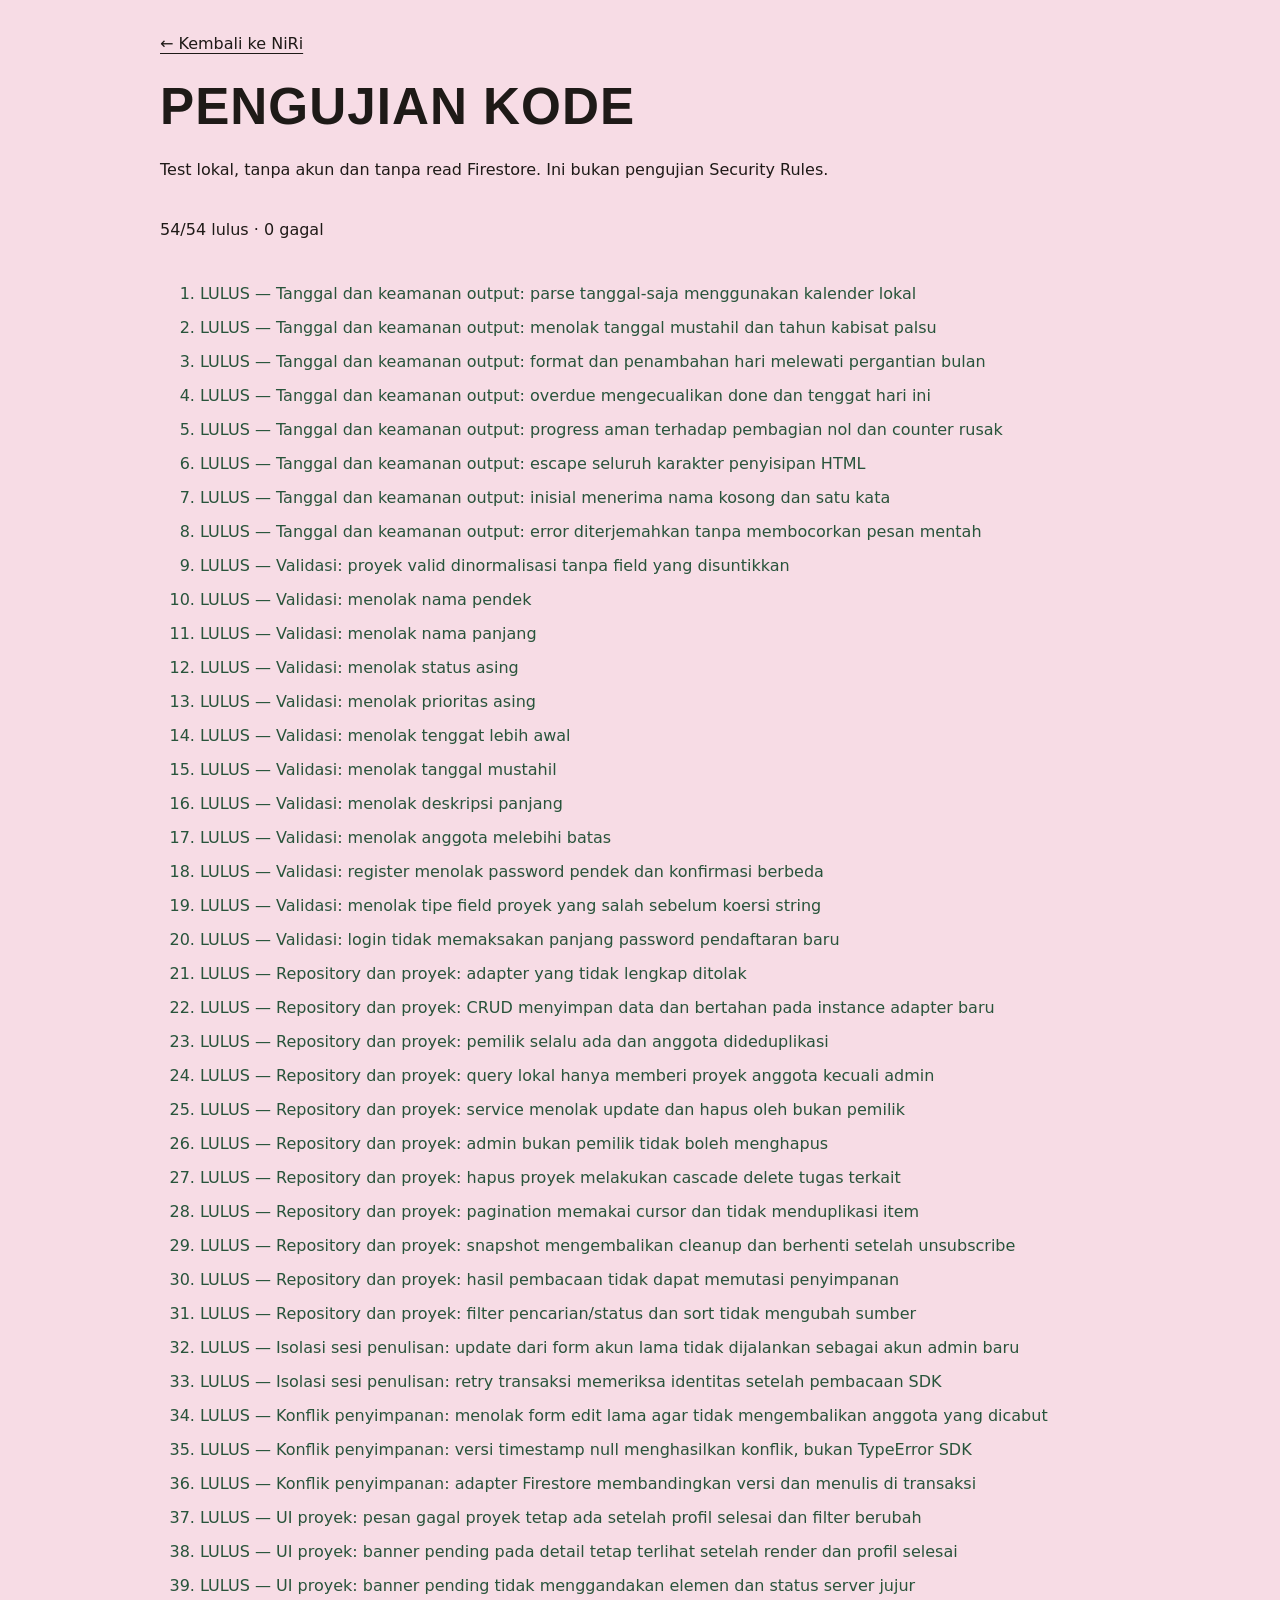
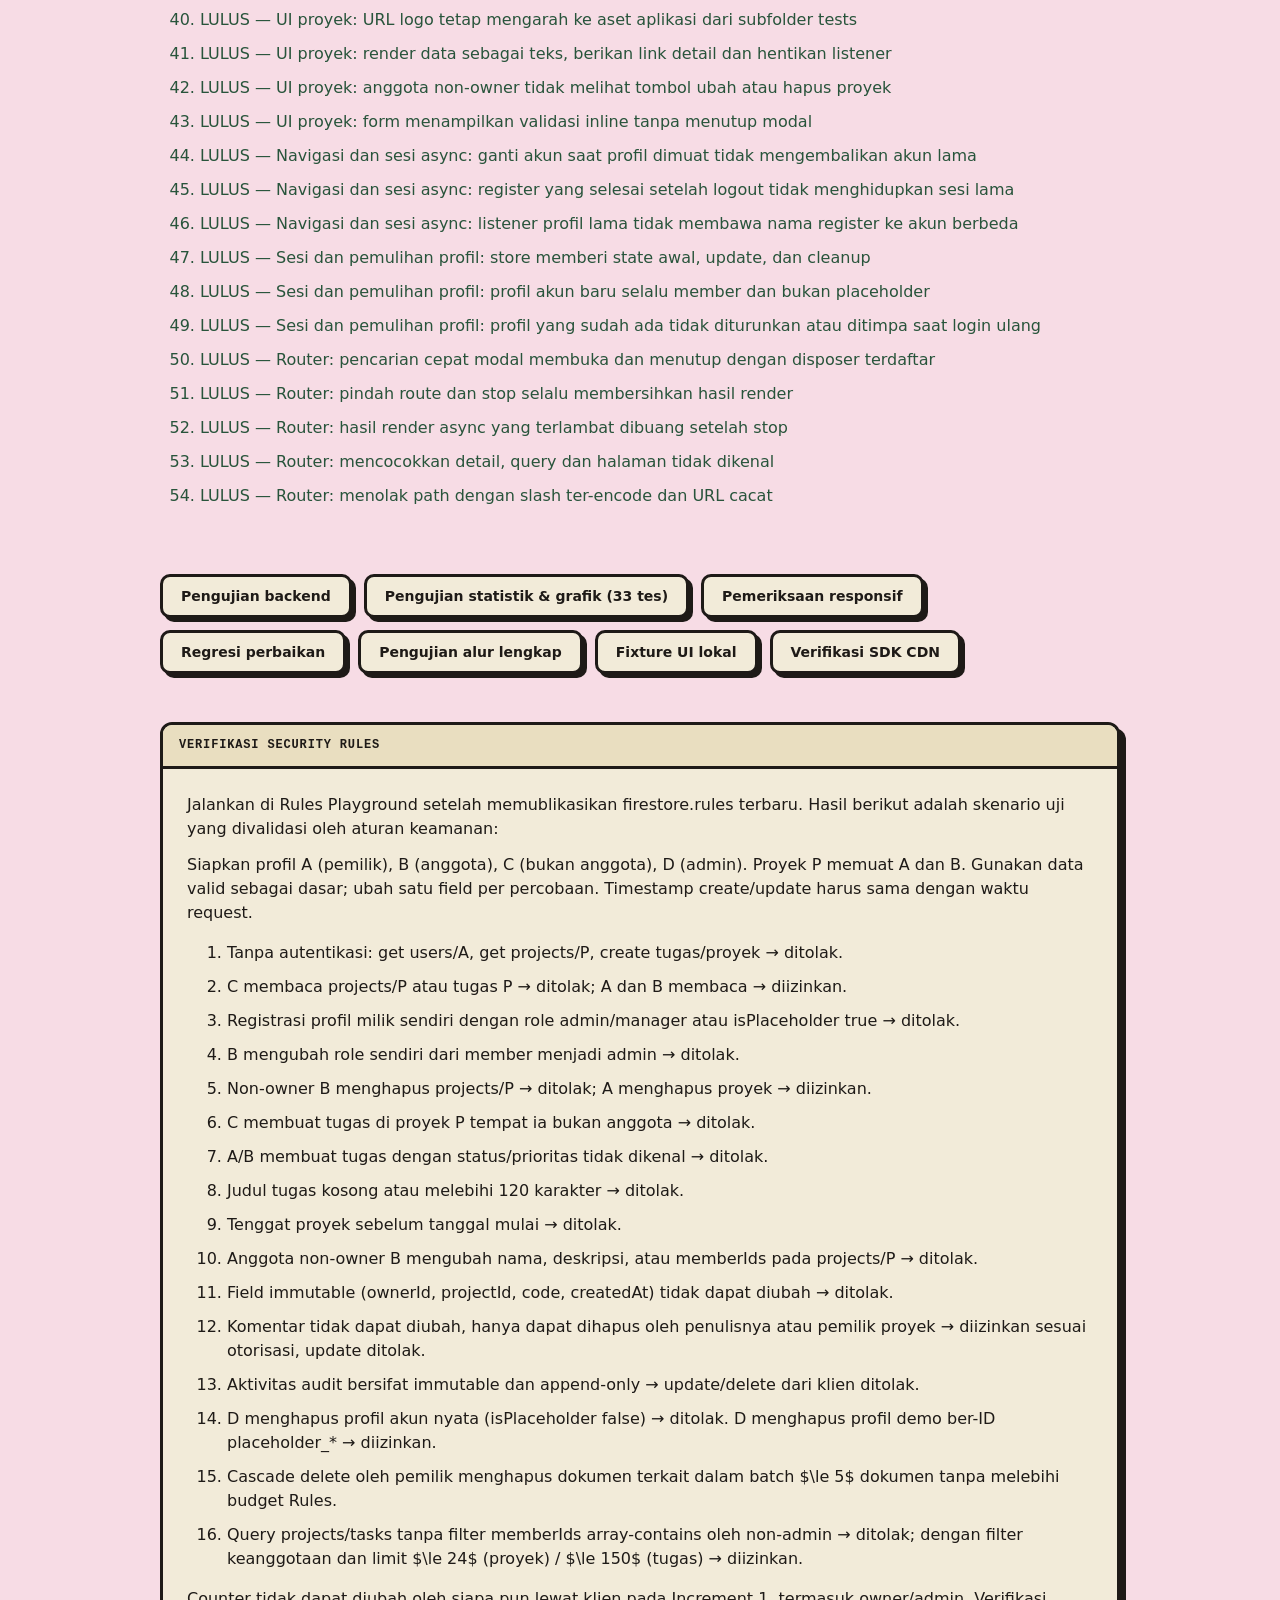
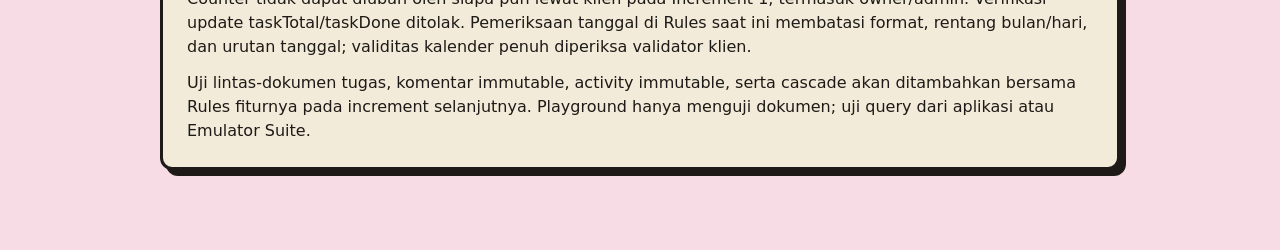
<file: tests/index.html>
<!doctype html>
<html lang="id">
<head>
  <meta charset="utf-8">
  <meta name="viewport" content="width=device-width, initial-scale=1">
  <title>NiRi — Pengujian kode</title>
  <link rel="icon" href="../assets/favicon.svg" type="image/svg+xml">
  <link rel="stylesheet" href="../css/tokens.css">
  <link rel="stylesheet" href="../css/base.css">
  <link rel="stylesheet" href="../css/components.css">
</head>
<body>
  <main class="test-page">
    <a href="../index.html">← Kembali ke NiRi</a>
    <h1>Pengujian kode</h1>
    <p>Test lokal, tanpa akun dan tanpa read Firestore. Ini bukan pengujian Security Rules.</p>
    <p id="test-summary" role="status">Menjalankan pengujian…</p>
    <ol id="test-results"></ol>
    <div class="row wrap" style="margin:16px 0 24px">
      <a class="btn" href="./backend.html">Pengujian backend</a>
      <a class="btn" href="./stats.html">Pengujian statistik & grafik (33 tes)</a>
      <a class="btn" href="./responsive.html">Pemeriksaan responsif</a>
      <a class="btn" href="./corrections.html">Regresi perbaikan</a>
      <a class="btn" href="./workflow.html">Pengujian alur lengkap</a>
      <a class="btn" href="./ui.html">Fixture UI lokal</a>
      <a class="btn" href="./sdk.html">Verifikasi SDK CDN</a>
    </div>
    <section class="window" aria-labelledby="rules-title">
      <div class="window-bar"><h2 id="rules-title">Verifikasi Security Rules</h2></div>
      <div class="window-body">
        <p>Jalankan di Rules Playground setelah memublikasikan firestore.rules terbaru. Hasil berikut adalah skenario uji yang divalidasi oleh aturan keamanan:</p>
        <p>Siapkan profil A (pemilik), B (anggota), C (bukan anggota), D (admin). Proyek P memuat A dan B. Gunakan data valid sebagai dasar; ubah satu field per percobaan. Timestamp create/update harus sama dengan waktu request.</p>
        <ol>
          <li>Tanpa autentikasi: get users/A, get projects/P, create tugas/proyek → ditolak.</li>
          <li>C membaca projects/P atau tugas P → ditolak; A dan B membaca → diizinkan.</li>
          <li>Registrasi profil milik sendiri dengan role admin/manager atau isPlaceholder true → ditolak.</li>
          <li>B mengubah role sendiri dari member menjadi admin → ditolak.</li>
          <li>Non-owner B menghapus projects/P → ditolak; A menghapus proyek → diizinkan.</li>
          <li>C membuat tugas di proyek P tempat ia bukan anggota → ditolak.</li>
          <li>A/B membuat tugas dengan status/prioritas tidak dikenal → ditolak.</li>
          <li>Judul tugas kosong atau melebihi 120 karakter → ditolak.</li>
          <li>Tenggat proyek sebelum tanggal mulai → ditolak.</li>
          <li>Anggota non-owner B mengubah nama, deskripsi, atau memberIds pada projects/P → ditolak.</li>
          <li>Field immutable (ownerId, projectId, code, createdAt) tidak dapat diubah → ditolak.</li>
          <li>Komentar tidak dapat diubah, hanya dapat dihapus oleh penulisnya atau pemilik proyek → diizinkan sesuai otorisasi, update ditolak.</li>
          <li>Aktivitas audit bersifat immutable dan append-only → update/delete dari klien ditolak.</li>
          <li>D menghapus profil akun nyata (isPlaceholder false) → ditolak. D menghapus profil demo ber-ID placeholder_* → diizinkan.</li>
          <li>Cascade delete oleh pemilik menghapus dokumen terkait dalam batch $\le 5$ dokumen tanpa melebihi budget Rules.</li>
          <li>Query projects/tasks tanpa filter memberIds array-contains oleh non-admin → ditolak; dengan filter keanggotaan dan limit $\le 24$ (proyek) / $\le 150$ (tugas) → diizinkan.</li>
        </ol>
        <p>Counter tidak dapat diubah oleh siapa pun lewat klien pada Increment 1, termasuk owner/admin. Verifikasi update taskTotal/taskDone ditolak. Pemeriksaan tanggal di Rules saat ini membatasi format, rentang bulan/hari, dan urutan tanggal; validitas kalender penuh diperiksa validator klien.</p>
        <p>Uji lintas-dokumen tugas, komentar immutable, activity immutable, serta cascade akan ditambahkan bersama Rules fiturnya pada increment selanjutnya. Playground hanya menguji dokumen; uji query dari aplikasi atau Emulator Suite.</p>
      </div>
    </section>
  </main>
  <script type="module" src="./tests.js"></script>
</body>
</html>
</file>
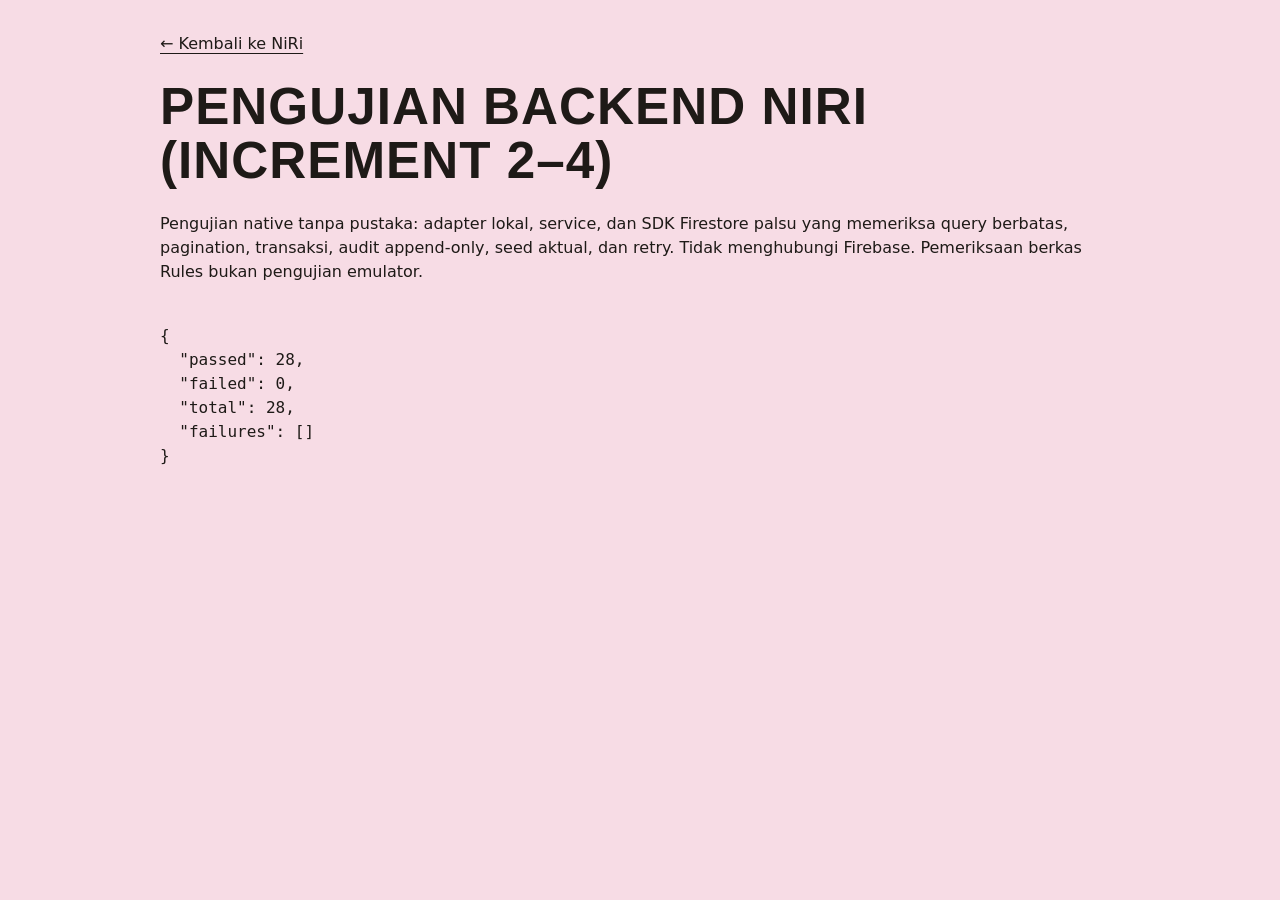
<file: tests/backend.html>
<!doctype html>
<html lang="id">
<head>
  <meta charset="utf-8">
  <meta name="viewport" content="width=device-width, initial-scale=1">
  <title>NiRi — Pengujian Backend (Increment 2–4)</title>
  <link rel="icon" href="../assets/favicon.svg" type="image/svg+xml">
  <link rel="stylesheet" href="../css/tokens.css">
  <link rel="stylesheet" href="../css/base.css">
  <link rel="stylesheet" href="../css/components.css">
</head>
<body>
  <main class="test-page">
    <a href="../index.html">← Kembali ke NiRi</a>
    <h1>Pengujian Backend NiRi (Increment 2–4)</h1>
    <p>Pengujian native tanpa pustaka: adapter lokal, service, dan SDK Firestore palsu yang memeriksa query berbatas, pagination, transaksi, audit append-only, seed aktual, dan retry. Tidak menghubungi Firebase. Pemeriksaan berkas Rules bukan pengujian emulator.</p>
    <pre id="backend-results">Menjalankan pengujian…</pre>
  </main>
  <script type="module">
    import('./backend-tests.js').catch((error) => {
      const result = { passed: 0, failed: 1, total: 1, failures: [{ name: 'Memuat pengujian', message: error.message }] };
      document.querySelector('#backend-results').textContent = JSON.stringify(result, null, 2);
      window.__backendResults = result;
    });
  </script>
</body>
</html>
</file>
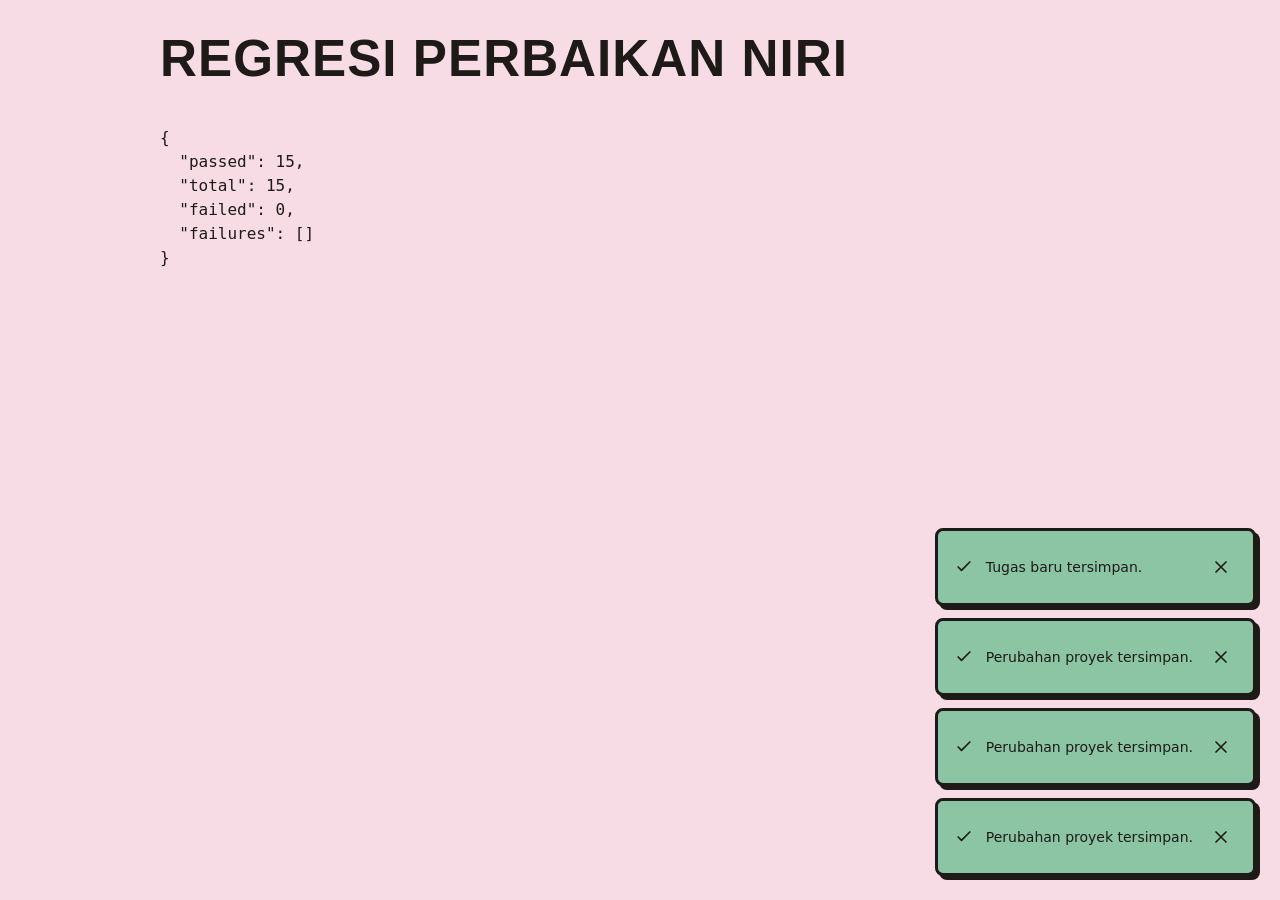
<file: tests/corrections.html>
<!doctype html><html lang="id"><head><meta charset="utf-8"><meta name="viewport" content="width=device-width,initial-scale=1"><title>NiRi — Regresi perbaikan</title><link rel="stylesheet" href="../css/tokens.css"><link rel="stylesheet" href="../css/base.css"><link rel="stylesheet" href="../css/components.css"></head><body><main class="test-page"><h1>Regresi perbaikan NiRi</h1><pre id="correction-result">Menjalankan…</pre></main><div id="toast-region" class="toast-region"></div><script type="module" src="./correction-tests.js"></script></body></html>
</file>
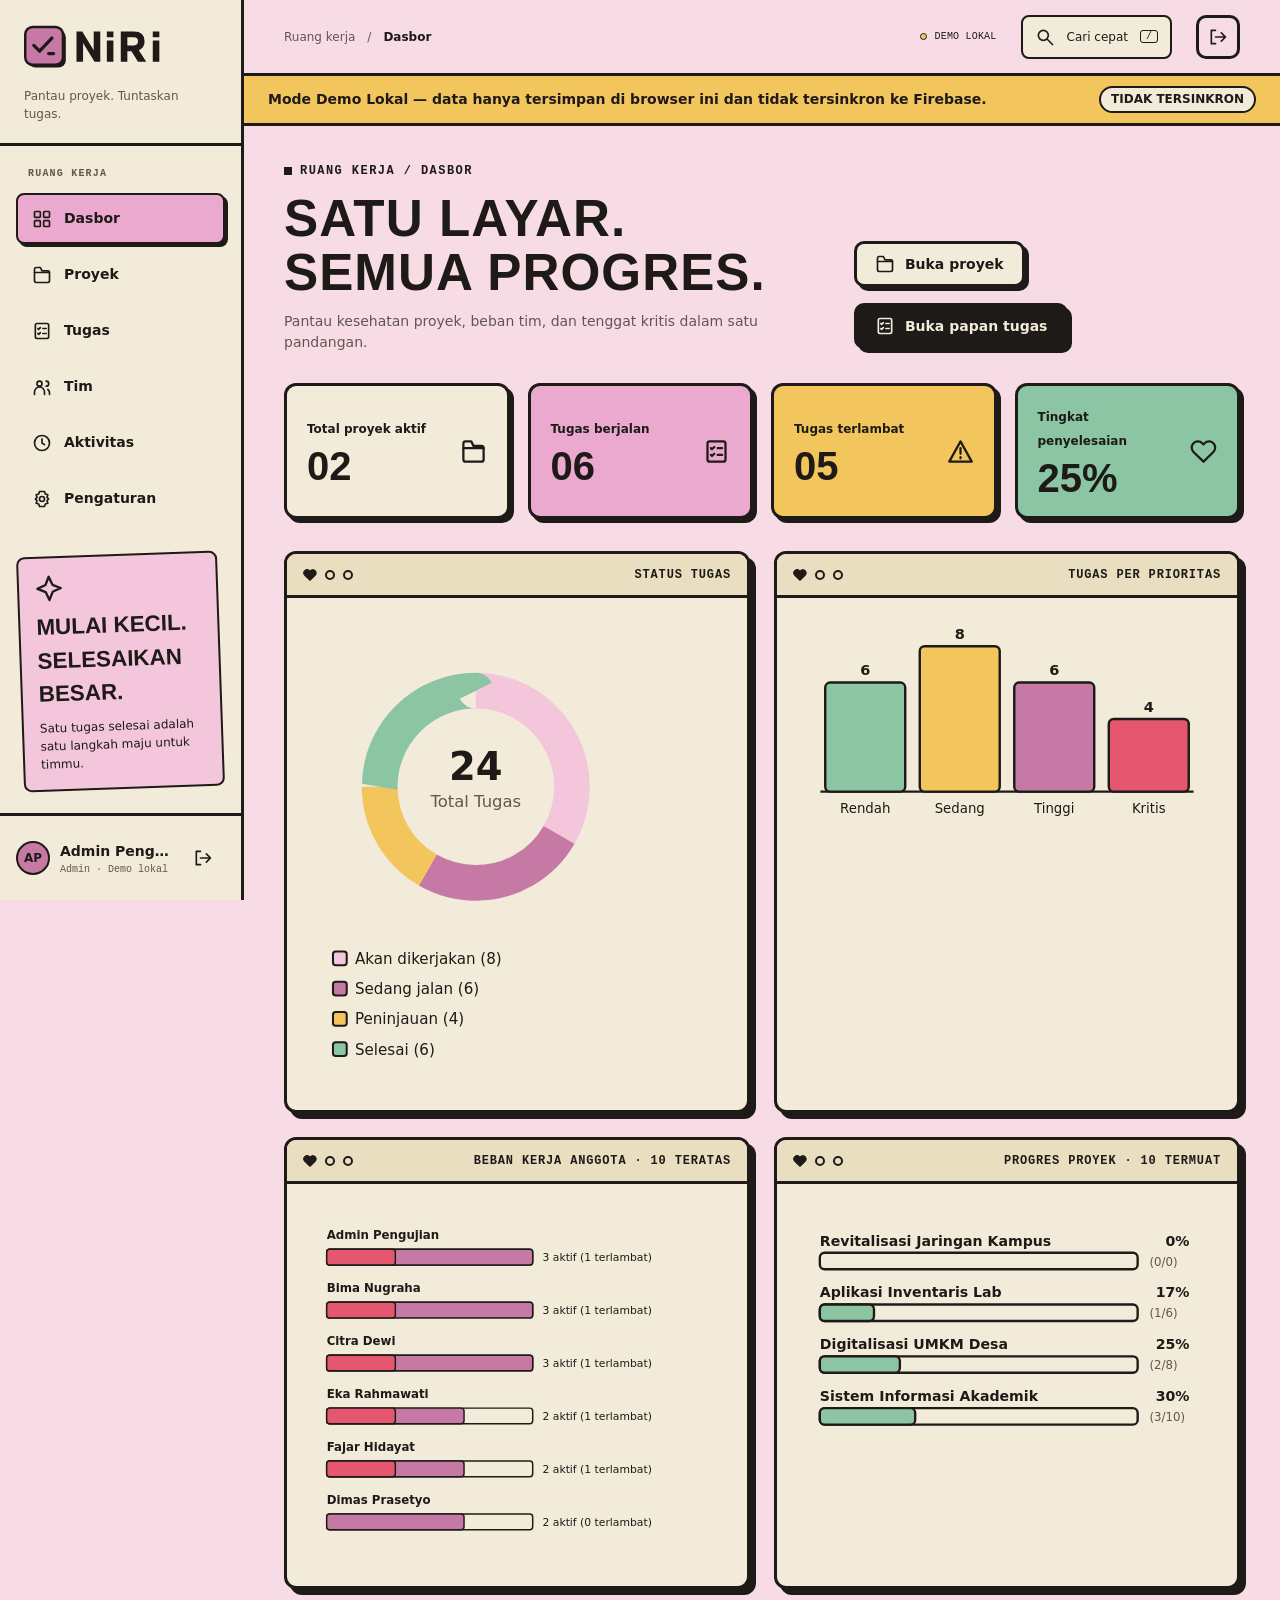
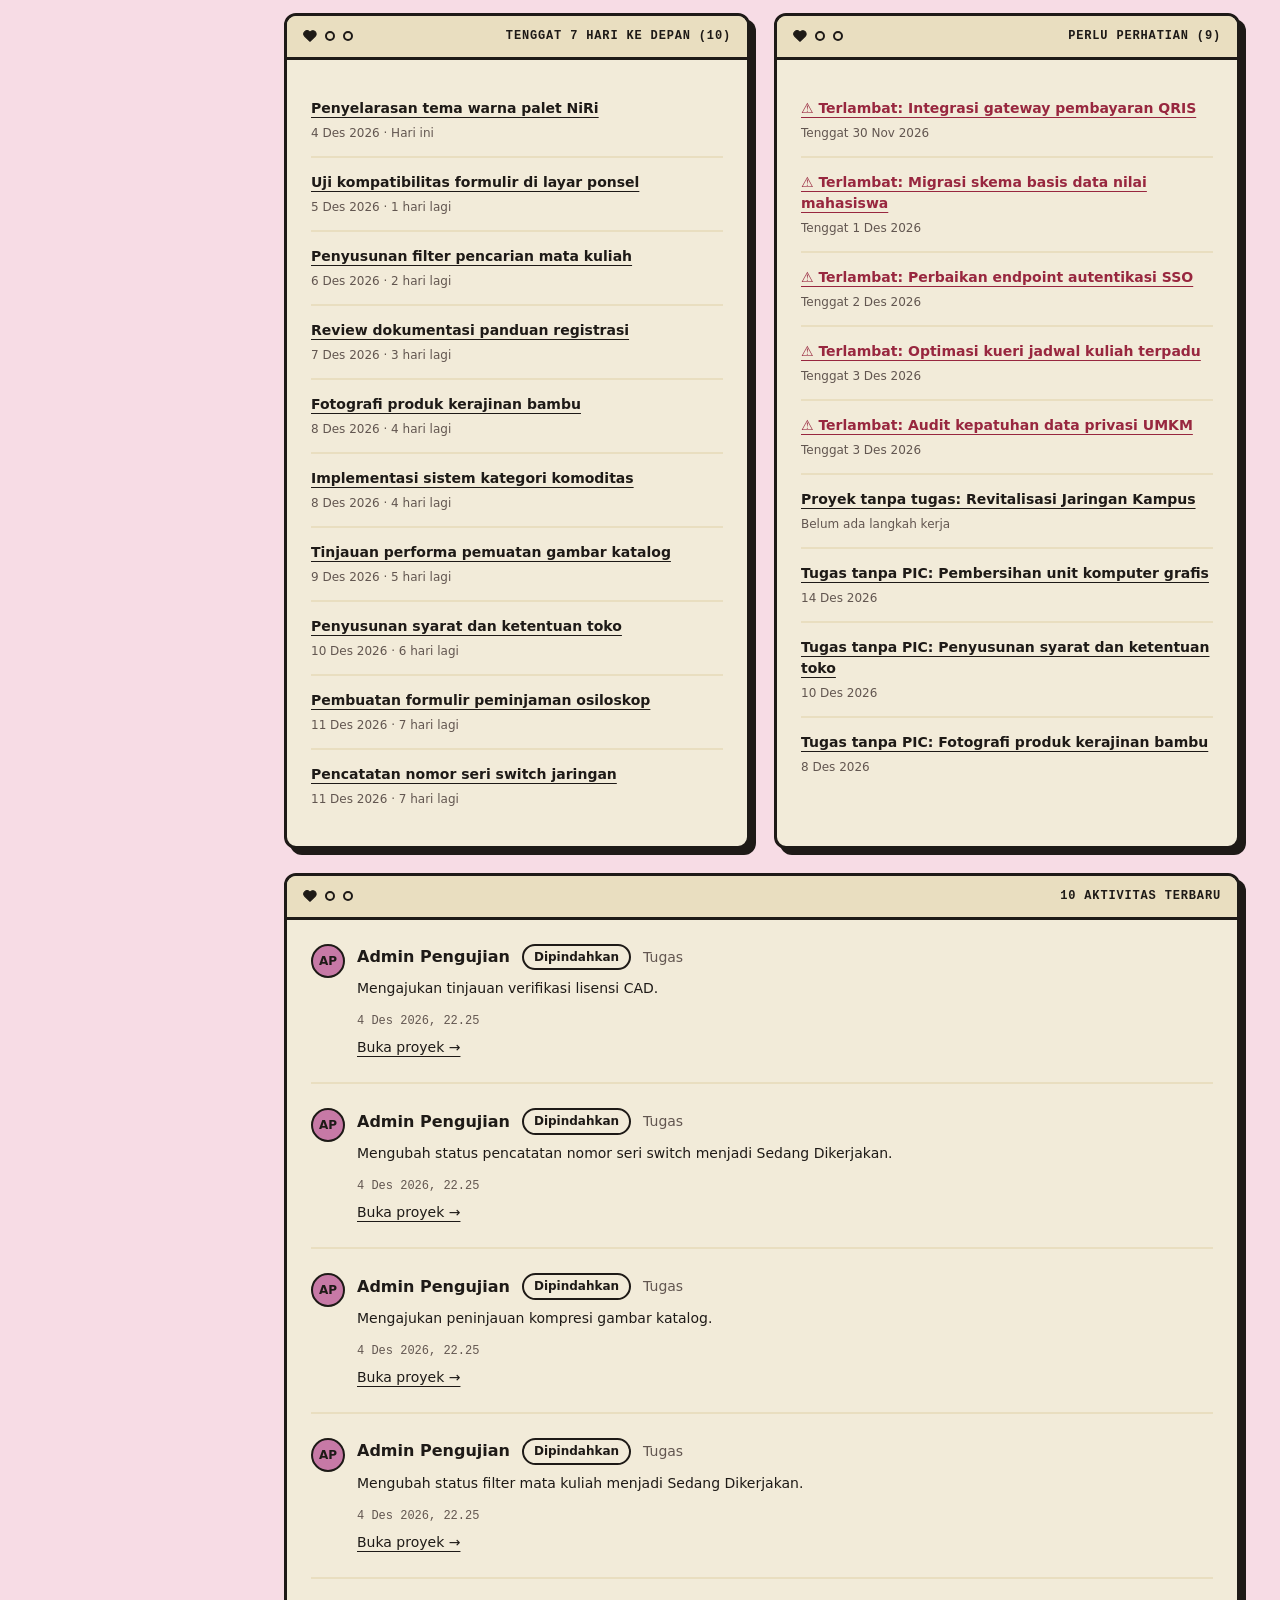
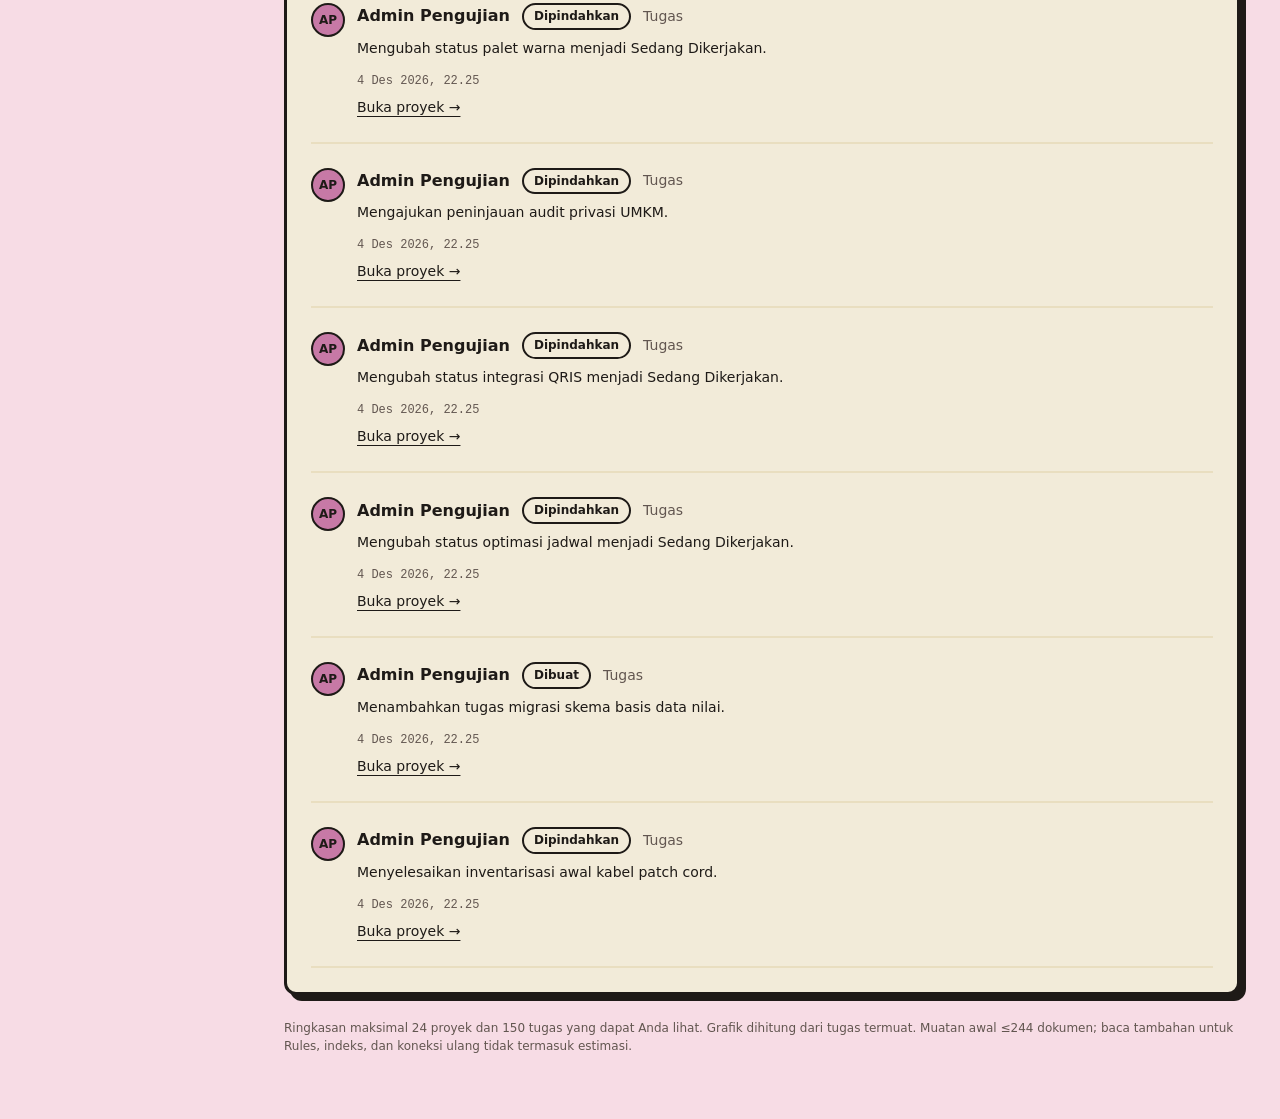
<file: tests/responsive-frame.html>
<!doctype html>
<html lang="id"><head><meta charset="utf-8"><meta name="viewport" content="width=device-width, initial-scale=1"><title>NiRi — Fixture responsif</title><link rel="stylesheet" href="../css/tokens.css"><link rel="stylesheet" href="../css/base.css"><link rel="stylesheet" href="../css/components.css"><link rel="stylesheet" href="../css/pages.css"><link rel="stylesheet" href="../css/workflow.css"></head><body><div id="app"></div><div id="toast-region" class="toast-region" role="status" aria-live="polite"></div><script type="module" src="./responsive-frame.js"></script></body></html>
</file>
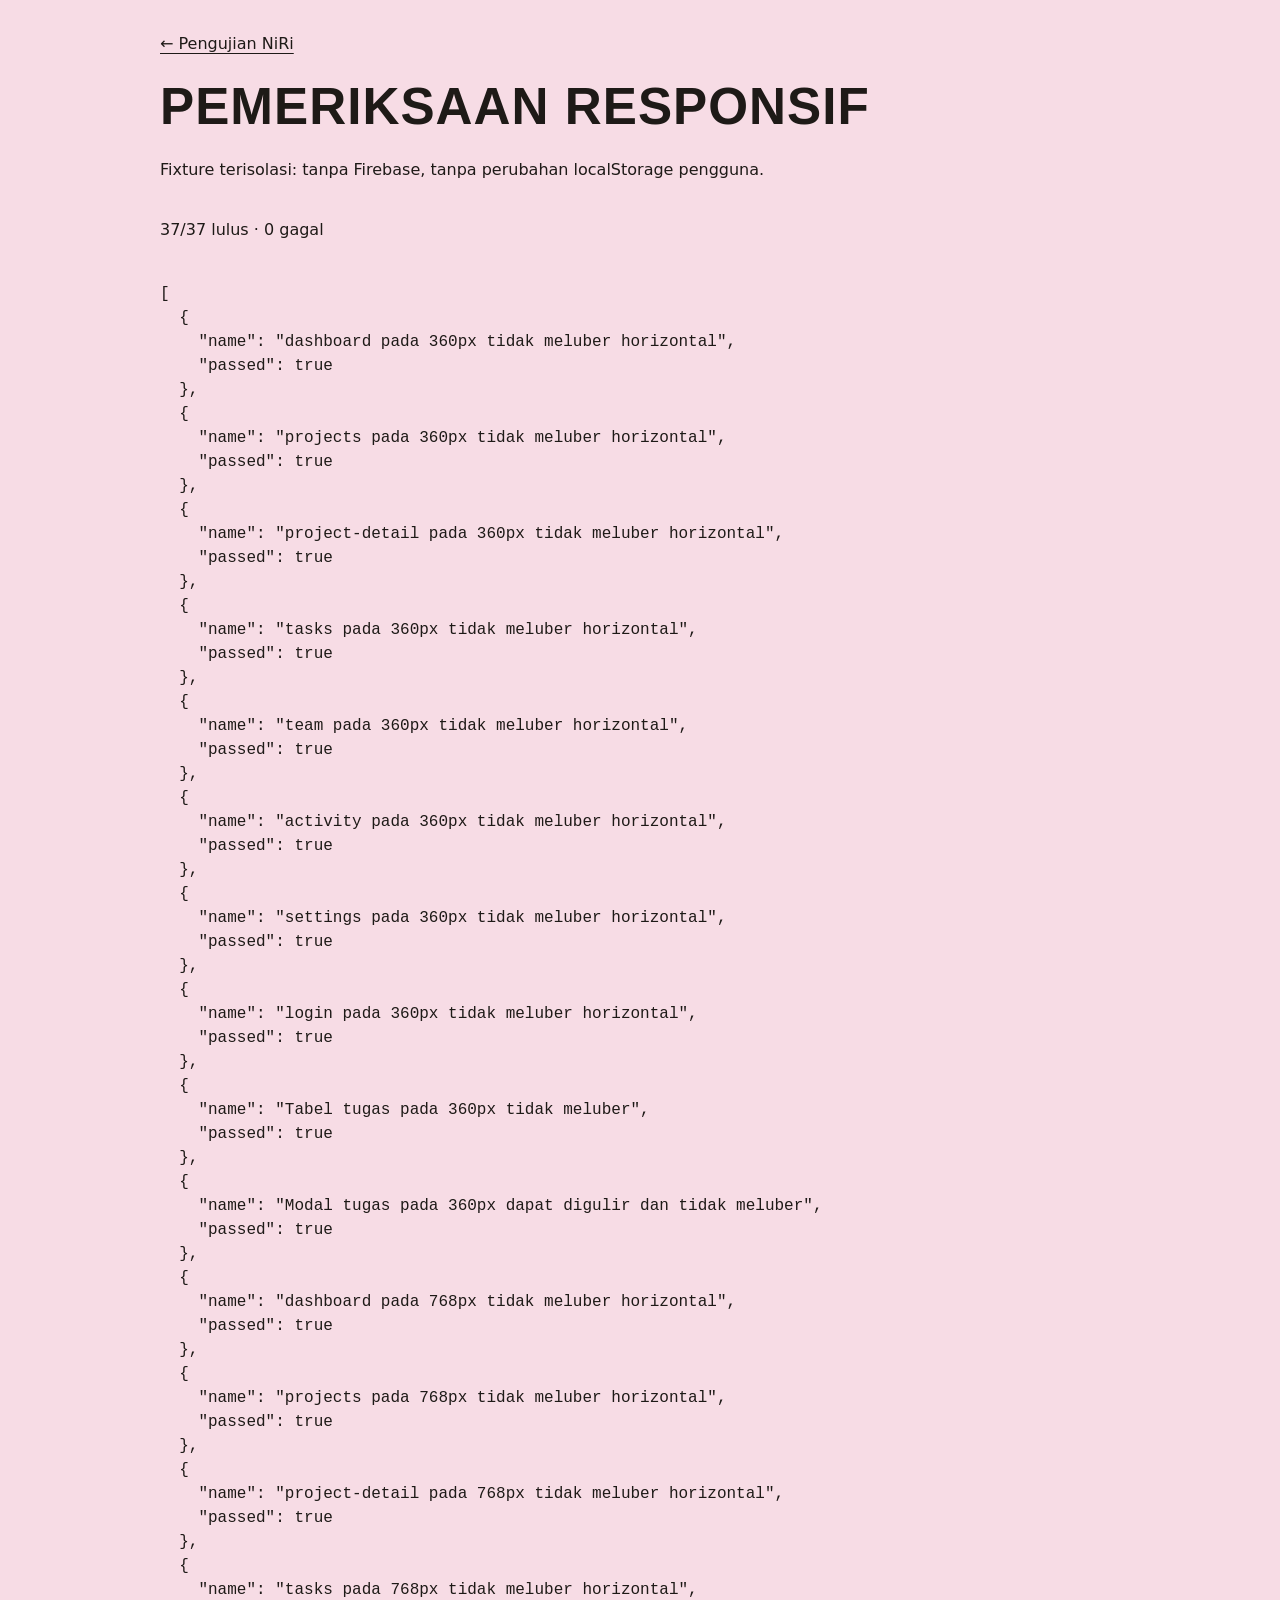
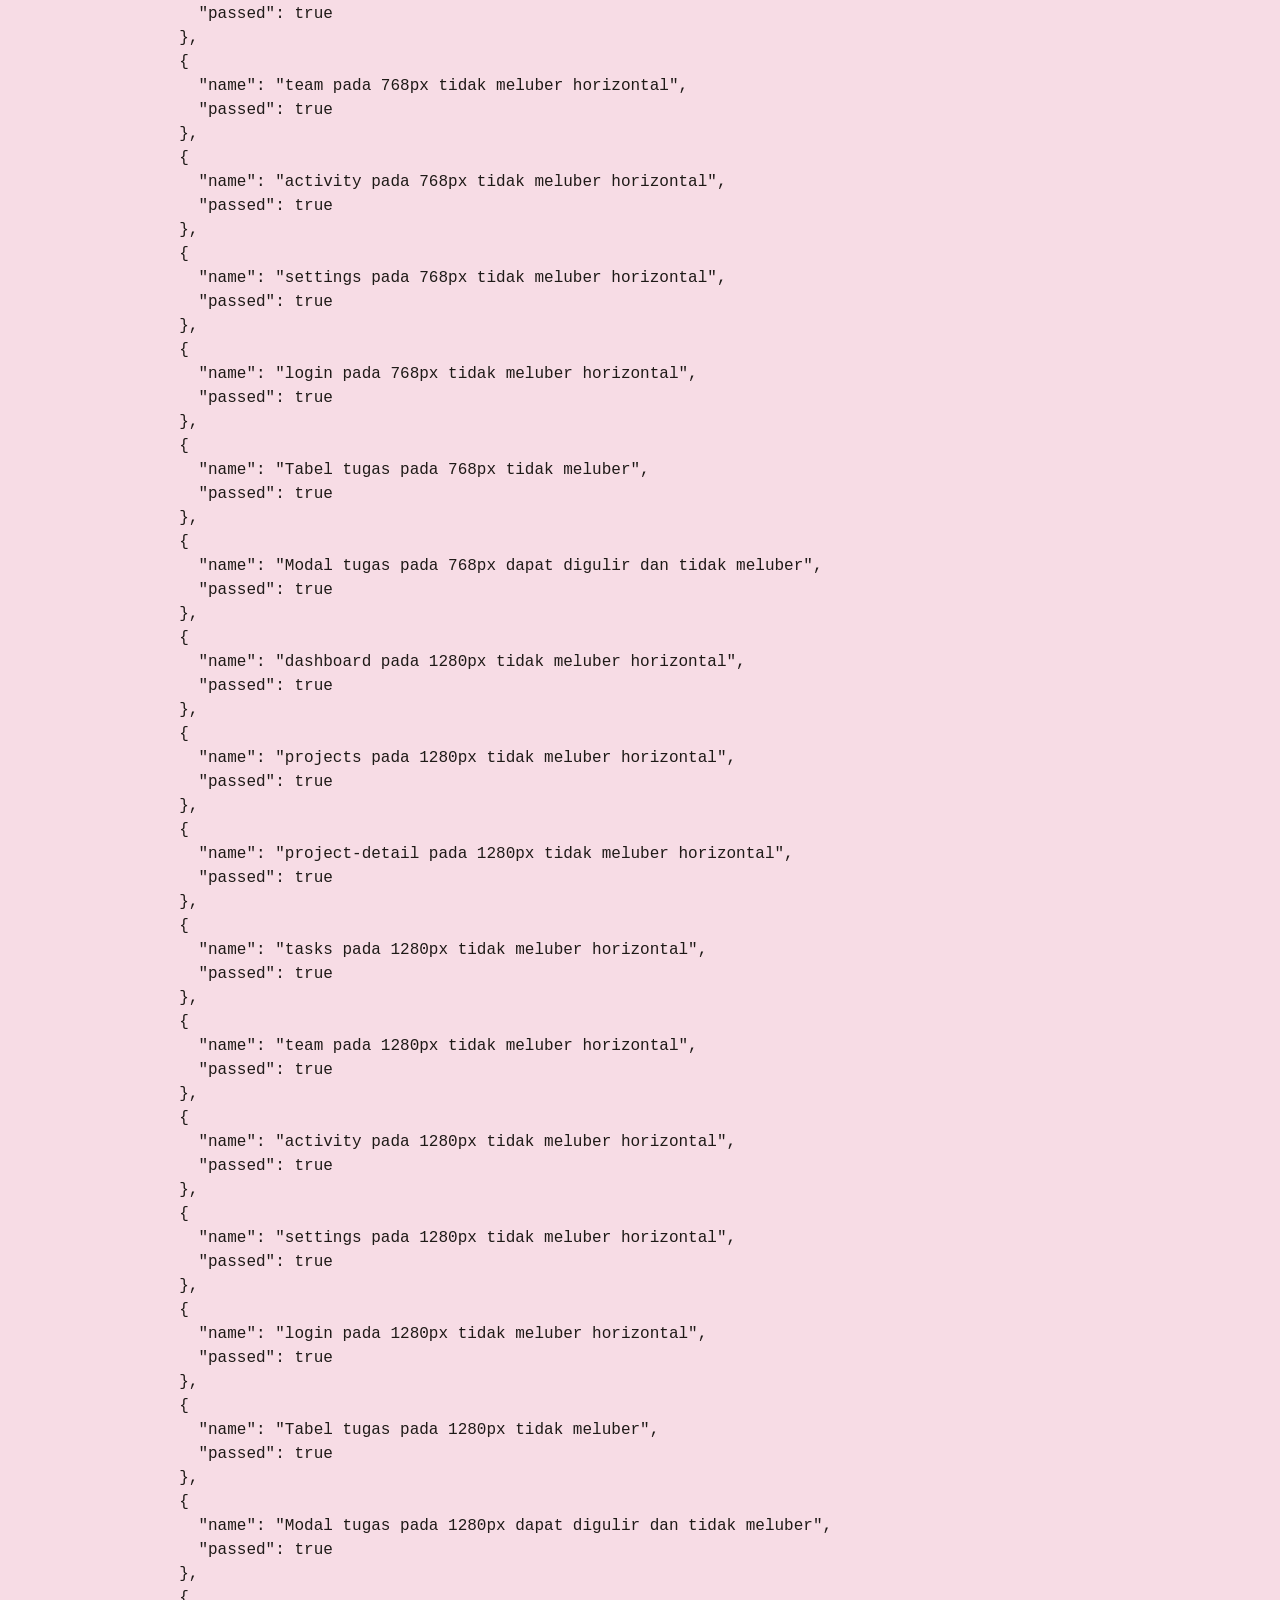
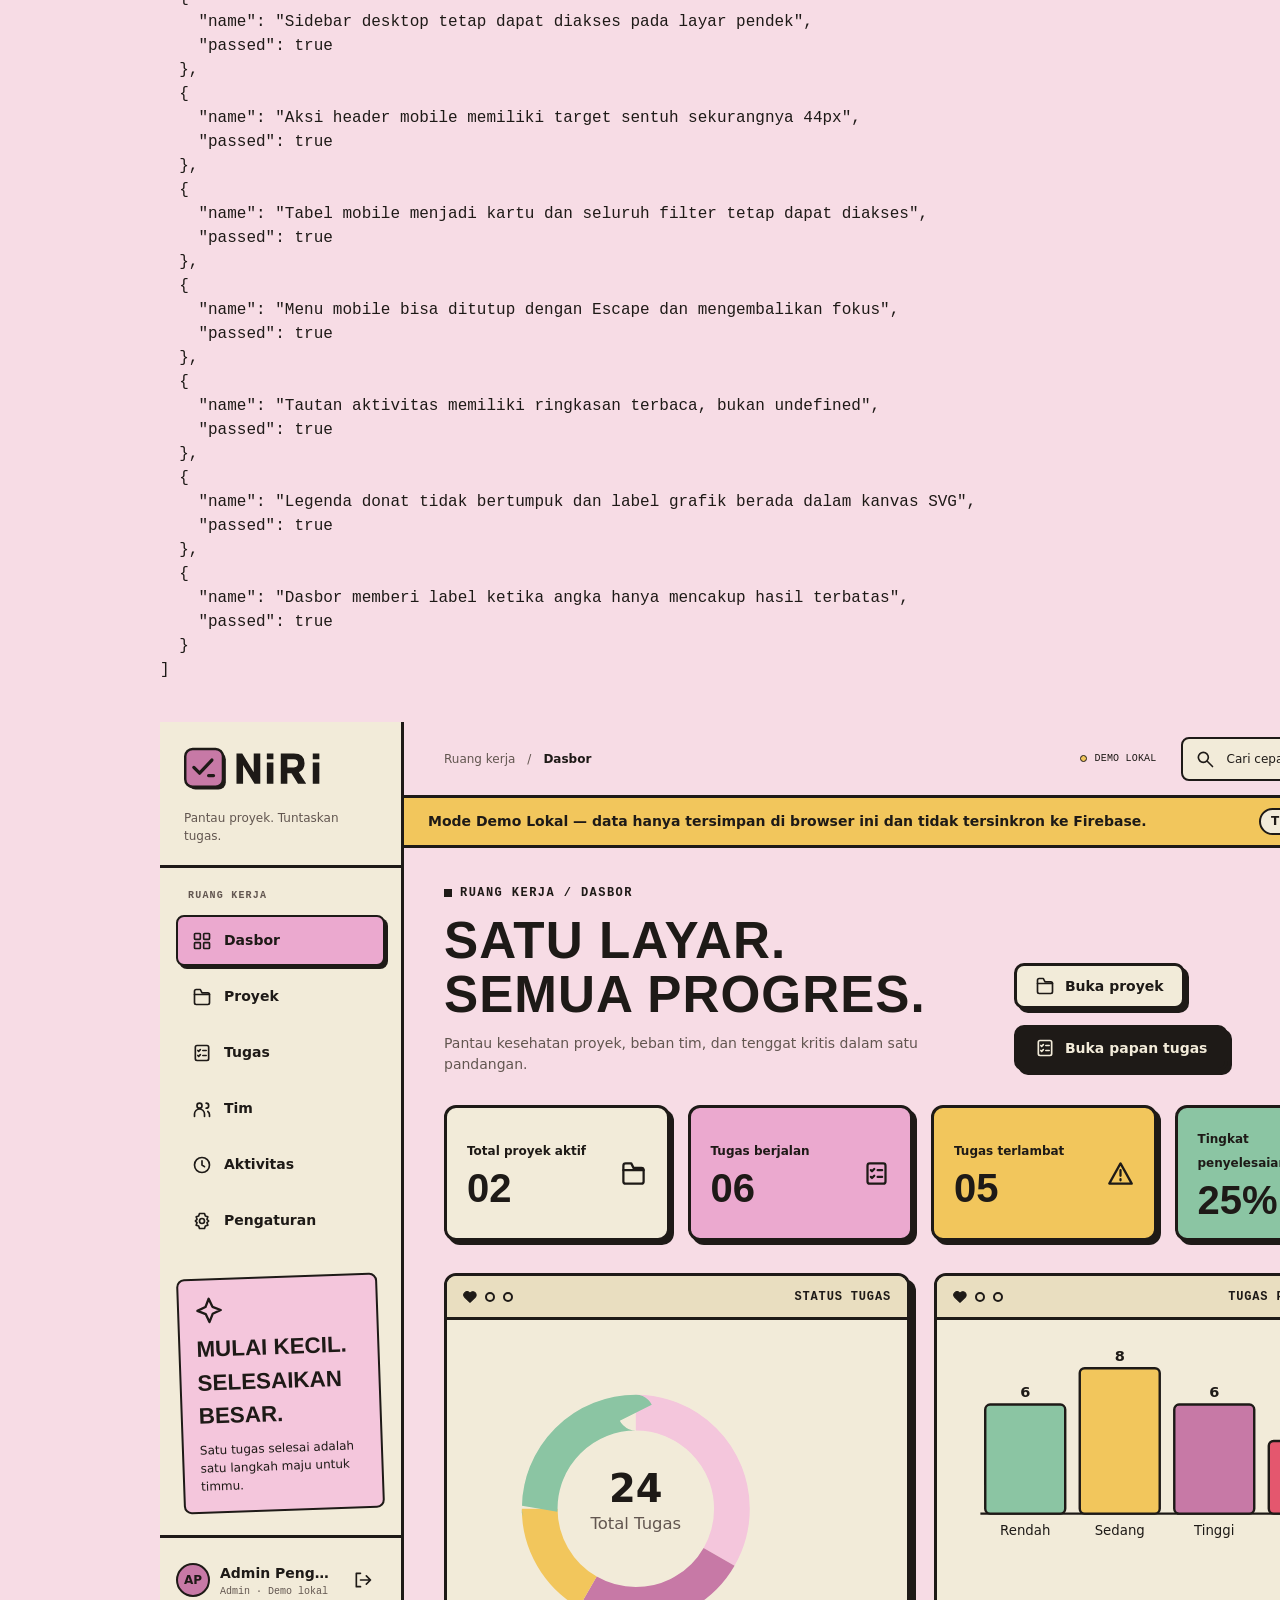
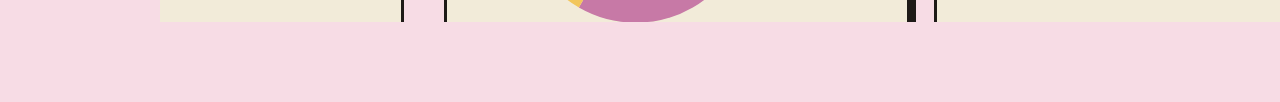
<file: tests/responsive.html>
<!doctype html><html lang="id"><head><meta charset="utf-8"><meta name="viewport" content="width=device-width,initial-scale=1"><title>NiRi — Pemeriksaan responsif</title><link rel="stylesheet" href="../css/tokens.css"><link rel="stylesheet" href="../css/base.css"><link rel="stylesheet" href="../css/components.css"></head><body><main class="test-page"><a href="./index.html">← Pengujian NiRi</a><h1>Pemeriksaan responsif</h1><p>Fixture terisolasi: tanpa Firebase, tanpa perubahan localStorage pengguna.</p><p id="summary" role="status">Menyiapkan fixture…</p><pre id="report"></pre><iframe id="fixture" title="Tampilan uji NiRi" src="./responsive-frame.html" style="width:1280px;height:900px;border:0"></iframe></main><script type="module" src="./responsive-tests.js"></script></body></html>
</file>
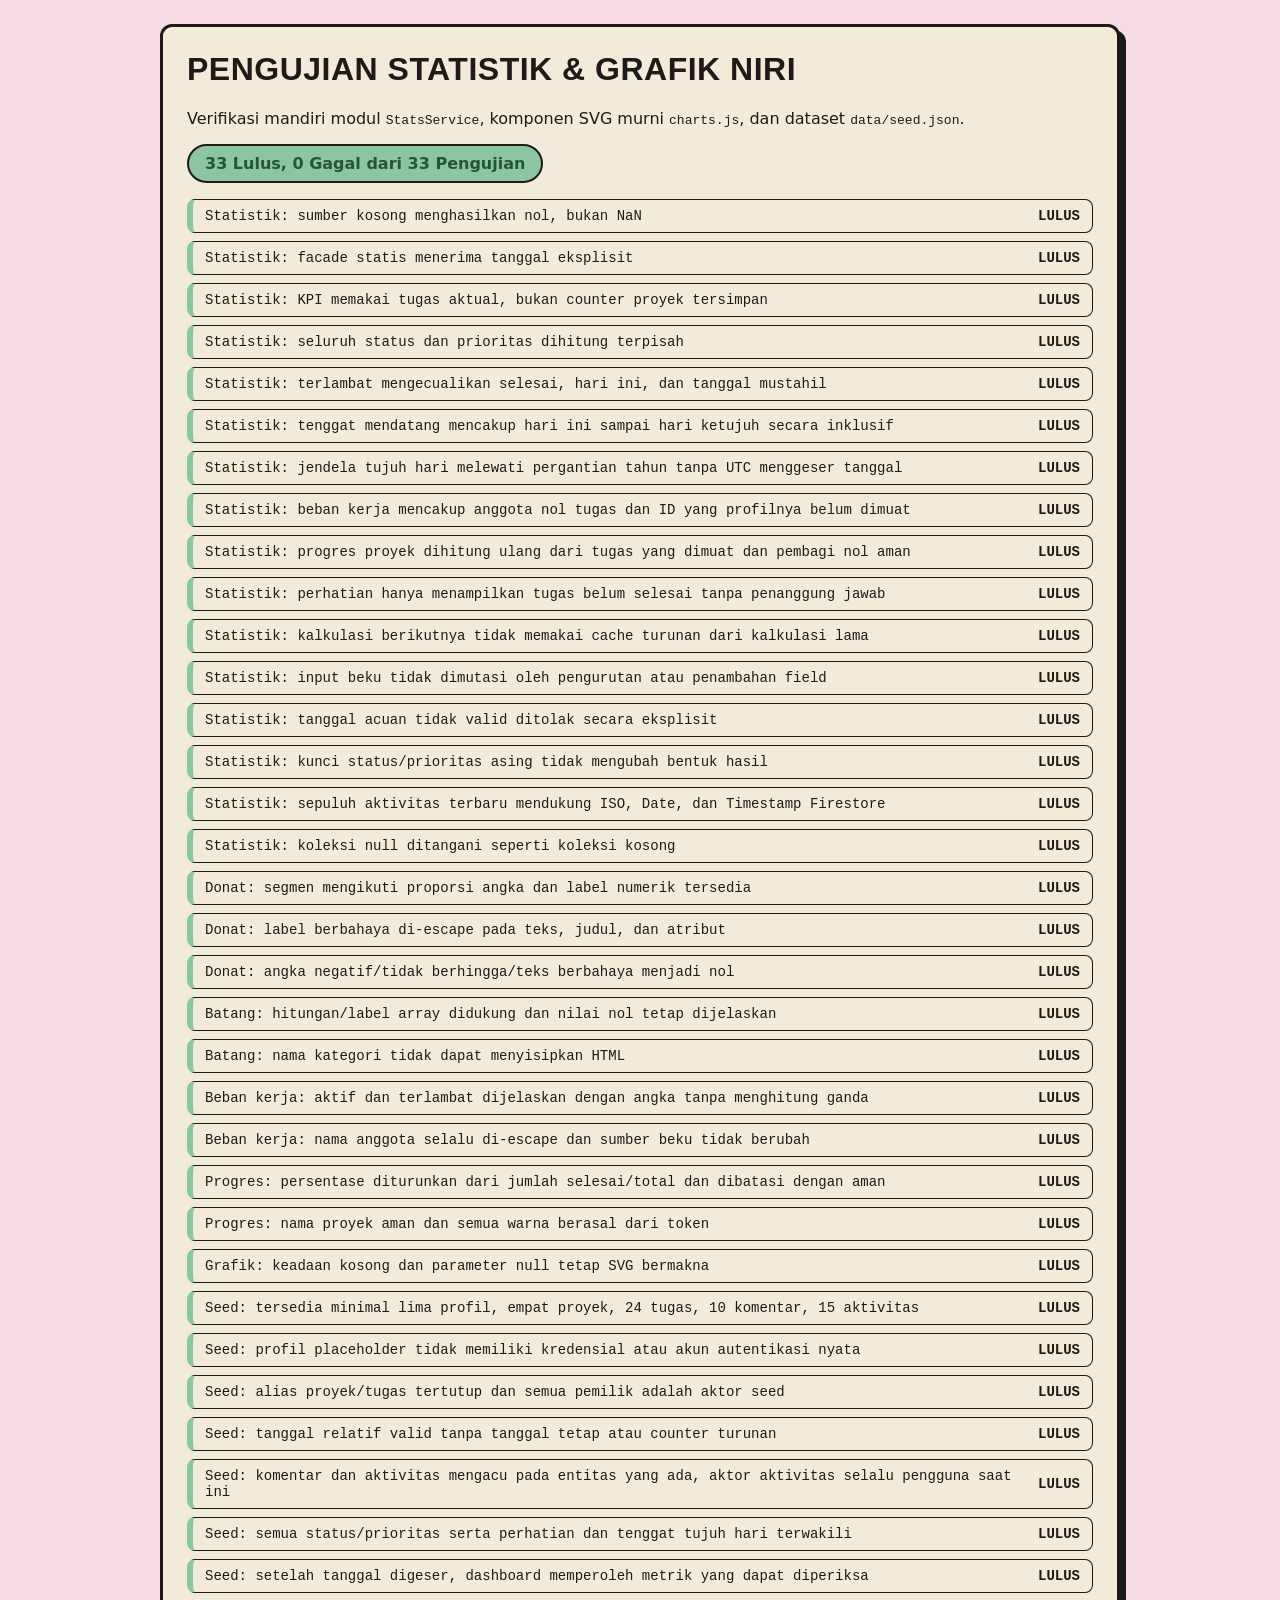
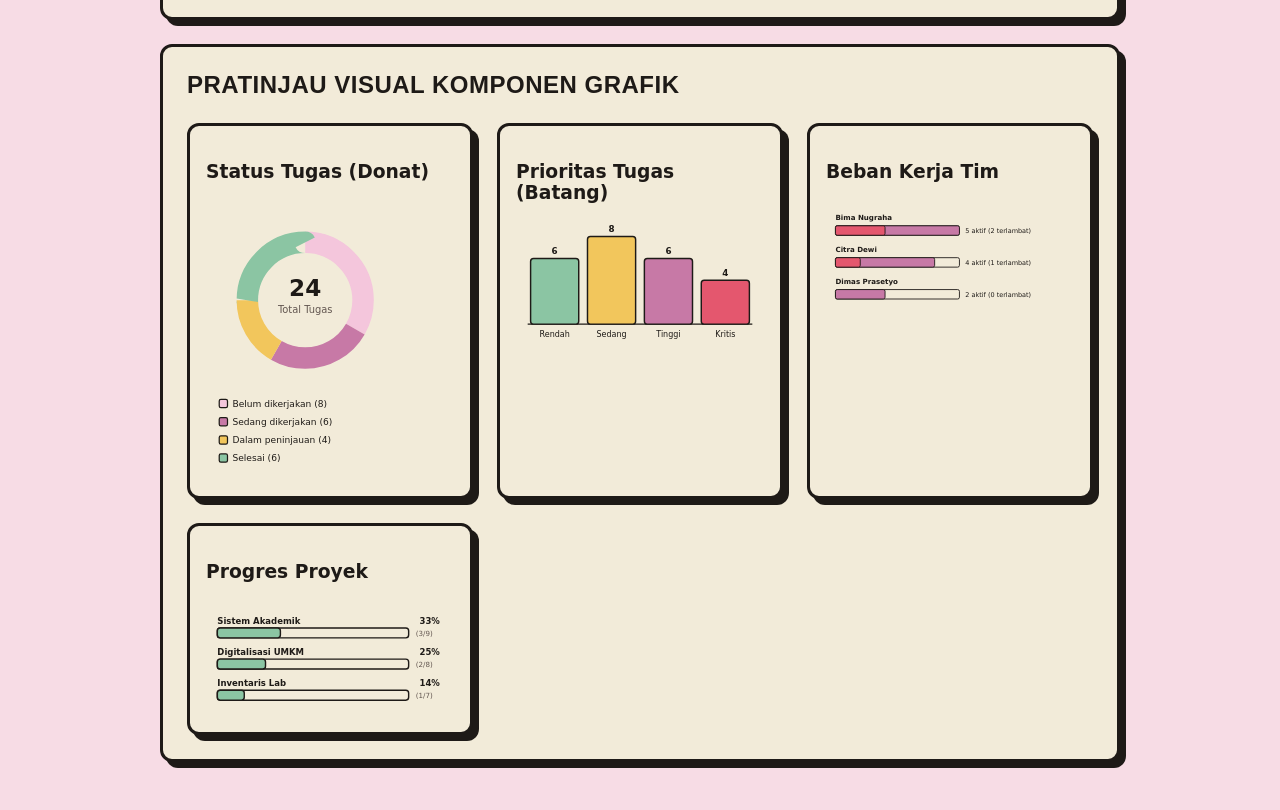
<file: tests/stats.html>
<!DOCTYPE html>
<html lang="id">
<head>
  <meta charset="utf-8">
  <meta name="viewport" content="width=device-width, initial-scale=1">
  <title>NiRi — Pengujian Statistik &amp; Grafik</title>
  <link rel="stylesheet" href="../css/tokens.css">
  <style>
    body {
      margin: 0;
      padding: var(--space-6);
      background-color: var(--bg-page);
      color: var(--ink);
      font-family: var(--font-body);
    }
    .container {
      max-width: 960px;
      margin: 0 auto;
    }
    h1, h2 {
      font-family: var(--font-heading);
      text-transform: uppercase;
      letter-spacing: 0.5px;
      margin-top: 0;
    }
    .panel {
      background: var(--surface-cream);
      border: var(--border);
      border-radius: var(--radius-card);
      box-shadow: var(--shadow-card);
      padding: var(--space-6);
      margin-bottom: var(--space-6);
    }
    .summary-badge {
      display: inline-block;
      padding: var(--space-2) var(--space-4);
      border: 2px solid var(--ink);
      border-radius: var(--radius-pill);
      font-weight: bold;
      margin-bottom: var(--space-4);
    }
    .badge-success {
      background: var(--success);
      color: var(--success-ink);
    }
    .badge-danger {
      background: var(--danger);
      color: var(--danger-ink);
    }
    .test-list {
      list-style: none;
      padding: 0;
      margin: 0;
      display: grid;
      gap: var(--space-2);
      font-family: var(--font-mono);
      font-size: var(--text-sm);
    }
    .test-item {
      padding: var(--space-2) var(--space-3);
      border-radius: var(--radius-input);
      border: 1px solid var(--ink);
      background: var(--surface-cream);
      display: flex;
      justify-content: space-between;
      align-items: center;
    }
    .test-pass {
      border-left: 6px solid var(--success);
    }
    .test-fail {
      border-left: 6px solid var(--danger);
      background: var(--pink-light);
    }
    .charts-grid {
      display: grid;
      grid-template-columns: repeat(auto-fit, minmax(280px, 1fr));
      gap: var(--space-6);
      margin-top: var(--space-6);
    }
    .chart-card {
      background: var(--surface-cream);
      border: var(--border);
      border-radius: var(--radius-card);
      box-shadow: var(--shadow-card);
      padding: var(--space-4);
    }
    svg {
      max-width: 100%;
      height: auto;
      display: block;
    }
  </style>
</head>
<body>
  <div class="container">
    <header class="panel">
      <h1>Pengujian Statistik &amp; Grafik NiRi</h1>
      <p>Verifikasi mandiri modul <code>StatsService</code>, komponen SVG murni <code>charts.js</code>, dan dataset <code>data/seed.json</code>.</p>
      <div id="summary">Memuat pengujian…</div>
      <ul id="test-list" class="test-list"></ul>
    </header>

    <section class="panel">
      <h2>Pratinjau Visual Komponen Grafik</h2>
      <div class="charts-grid" id="charts-preview"></div>
    </section>
  </div>

  <script type="module">
    import { runStatsTests } from './stats-tests.js';
    import { donutChart, barChart, workloadChart, projectProgressChart } from '../js/components/charts.js';

    const listElement = document.querySelector('#test-list');
    const summaryElement = document.querySelector('#summary');

    const result = await runStatsTests({
      report: ({ name, passed, error }) => {
        const item = document.createElement('li');
        item.className = `test-item ${passed ? 'test-pass' : 'test-fail'}`;
        item.innerHTML = `<span>${name}</span><strong>${passed ? 'LULUS' : 'GAGAL'}</strong>`;
        if (error) {
          const detail = document.createElement('div');
          detail.textContent = error;
          detail.style.color = 'var(--danger-ink)';
          item.append(detail);
        }
        listElement.append(item);
      }
    });

    summaryElement.innerHTML = `<span class="summary-badge ${result.failed === 0 ? 'badge-success' : 'badge-danger'}">${result.passed} Lulus, ${result.failed} Gagal dari ${result.total} Pengujian</span>`;

    const preview = document.querySelector('#charts-preview');
    preview.innerHTML = `
      <div class="chart-card">
        <h3>Status Tugas (Donat)</h3>
        ${donutChart({ todo: 8, in_progress: 6, review: 4, done: 6 })}
      </div>
      <div class="chart-card">
        <h3>Prioritas Tugas (Batang)</h3>
        ${barChart({ low: 6, medium: 8, high: 6, critical: 4 })}
      </div>
      <div class="chart-card">
        <h3>Beban Kerja Tim</h3>
        ${workloadChart([
          { userId: 'u1', name: 'Bima Nugraha', active: 5, overdue: 2 },
          { userId: 'u2', name: 'Citra Dewi', active: 4, overdue: 1 },
          { userId: 'u3', name: 'Dimas Prasetyo', active: 2, overdue: 0 }
        ])}
      </div>
      <div class="chart-card">
        <h3>Progres Proyek</h3>
        ${projectProgressChart([
          { id: 'p1', name: 'Sistem Akademik', done: 3, total: 9, percentage: 33 },
          { id: 'p2', name: 'Digitalisasi UMKM', done: 2, total: 8, percentage: 25 },
          { id: 'p3', name: 'Inventaris Lab', done: 1, total: 7, percentage: 14 }
        ])}
      </div>
    `;
  </script>
</body>
</html>
</file>
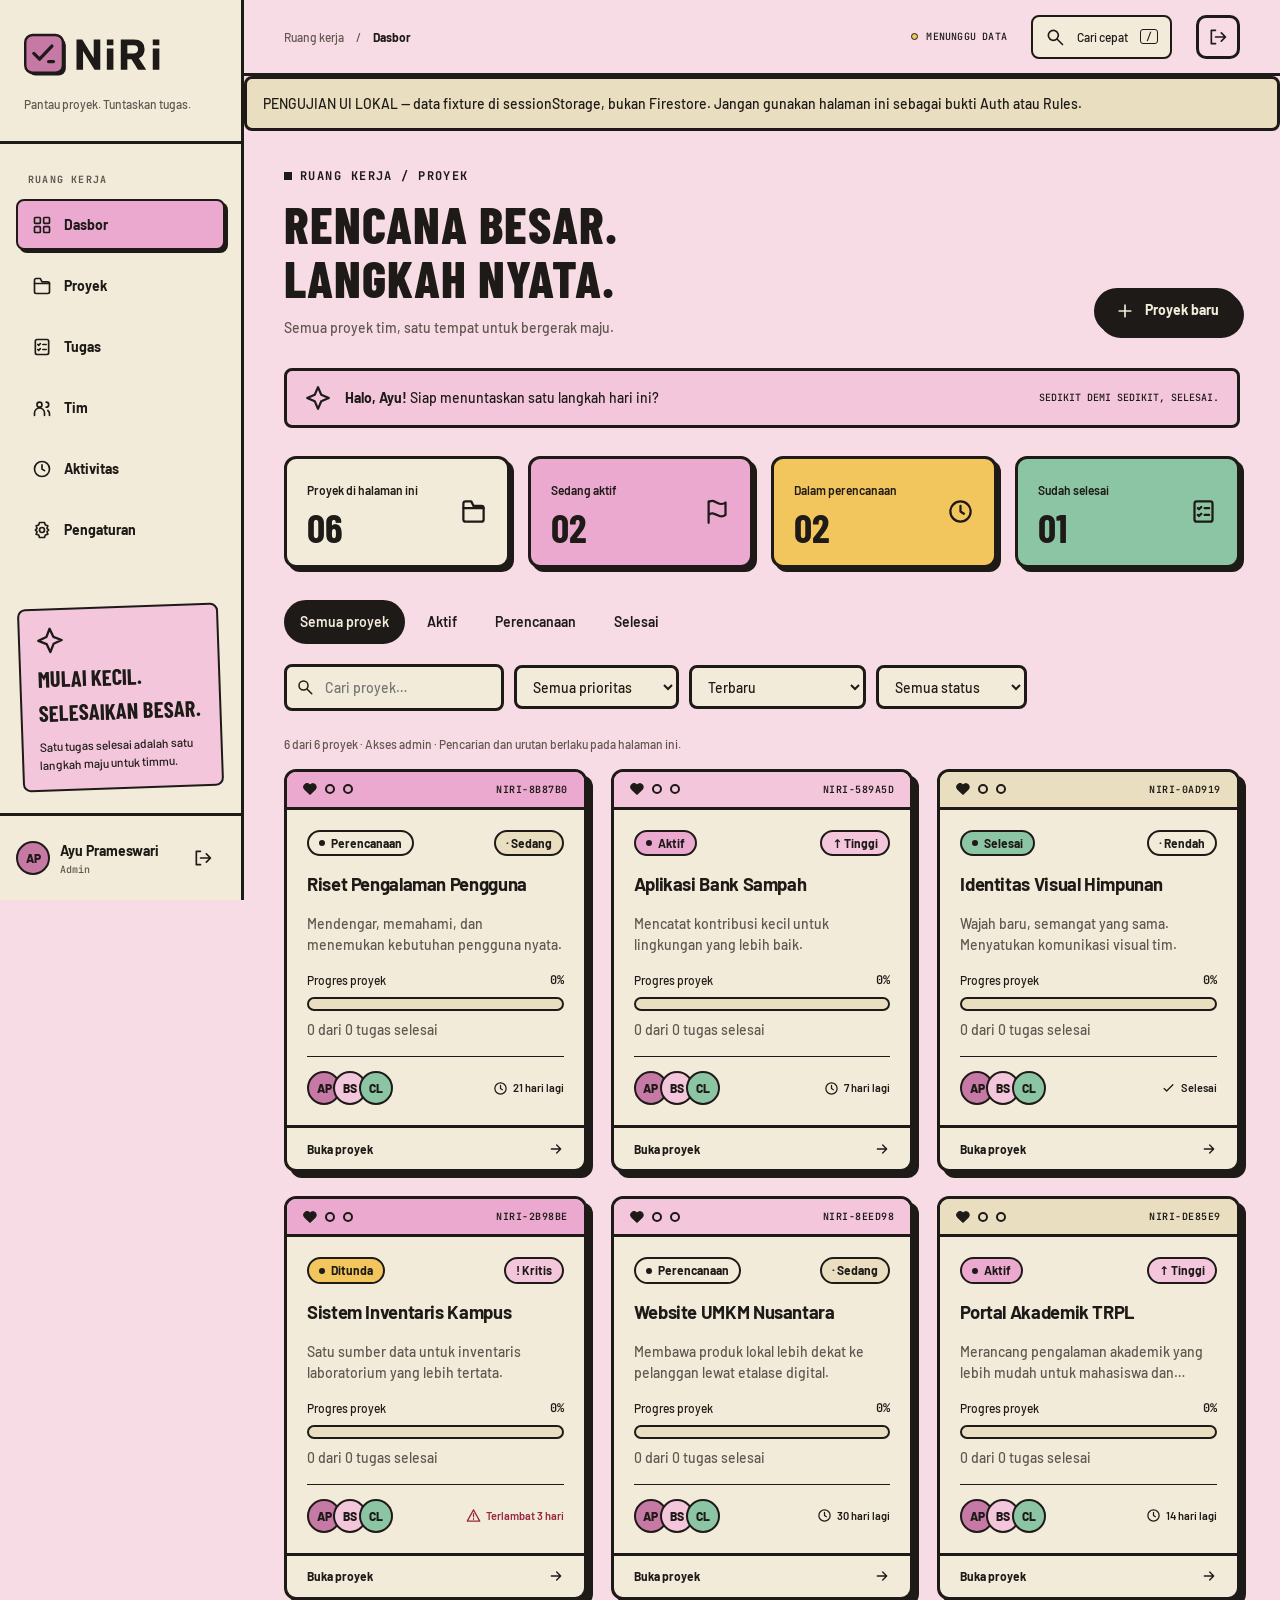
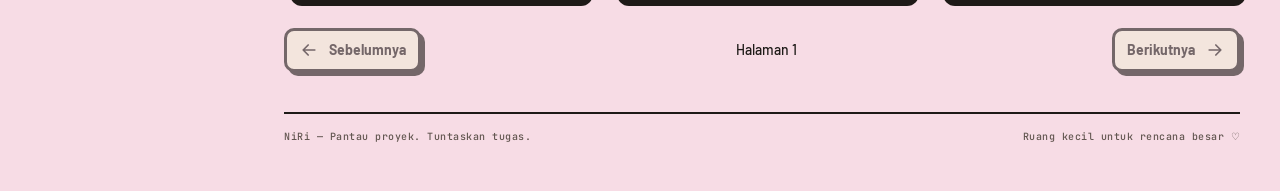
<file: tests/ui.html>
<!doctype html>
<html lang="id">
<head>
  <meta charset="utf-8">
  <meta name="viewport" content="width=device-width, initial-scale=1">
  <title>NiRi — Pengujian tampilan lokal</title>
  <meta name="description" content="Fixture pengujian UI NiRi tanpa koneksi Firebase.">
  <meta name="robots" content="noindex">
  <link rel="icon" href="../assets/favicon.svg" type="image/svg+xml">
  <link rel="preconnect" href="https://fonts.googleapis.com">
  <link rel="preconnect" href="https://fonts.gstatic.com" crossorigin>
  <link href="https://fonts.googleapis.com/css2?family=Barlow+Condensed:wght@700;800&family=Barlow:wght@400;500;600;700;800&family=JetBrains+Mono:wght@400;500;600&display=swap" rel="stylesheet">
  <link rel="stylesheet" href="../css/tokens.css">
  <link rel="stylesheet" href="../css/base.css">
  <link rel="stylesheet" href="../css/components.css">
  <link rel="stylesheet" href="../css/pages.css">
</head>
<body>
  <a class="skip-link" href="#main-content">Lewati ke konten utama</a>
  <div id="app"></div>
  <div class="toast-region" id="toast-region" role="status" aria-live="polite"></div>
  <script type="module" src="./ui.js"></script>
</body>
</html>
</file>
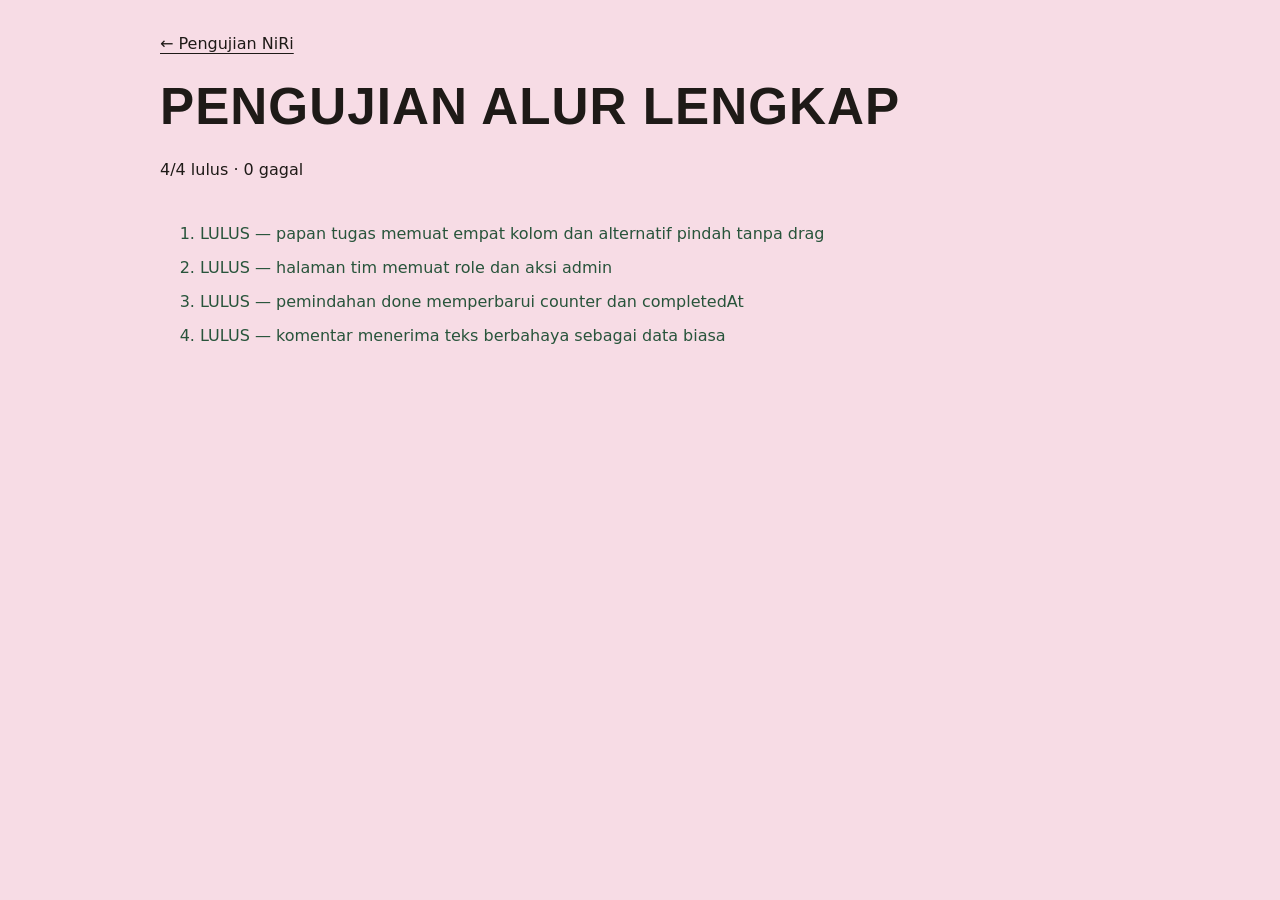
<file: tests/workflow.html>
<!doctype html><html lang="id"><head><meta charset="utf-8"><meta name="viewport" content="width=device-width,initial-scale=1"><title>NiRi — Pengujian alur lengkap</title><link rel="stylesheet" href="../css/tokens.css"><link rel="stylesheet" href="../css/base.css"><link rel="stylesheet" href="../css/components.css"><link rel="stylesheet" href="../css/pages.css"><link rel="stylesheet" href="../css/workflow.css"></head><body><main class="test-page"><a href="./index.html">← Pengujian NiRi</a><h1>Pengujian alur lengkap</h1><p id="result" role="status">Memuat…</p><ol id="results"></ol></main><script type="module" src="./workflow-tests.js"></script></body></html>
</file>
<file: css/tokens.css>
:root {
  color-scheme: light;
  --bg-page: #F7DCE5;
  --surface-cream: #F2EBD9;
  --ink: #1E1A17;
  --pink-primary: #C779A6;
  --pink-soft: #EBA9CF;
  --pink-light: #F4C6DC;
  --beige-accent: #E9DEC0;
  --success: #8BC5A3;
  --warning: #F2C65C;
  --danger: #E4576E;
  --muted-ink: #625650;
  --danger-ink: #98273F;
  --success-ink: #28543B;
  --overlay: rgb(30 26 23 / 62%);
  --focus: #824365;
  --border: 3px solid var(--ink);
  --radius-card: 12px;
  --radius-button: 10px;
  --radius-input: 8px;
  --radius-pill: 999px;
  --shadow-card: 6px 6px 0 0 var(--ink);
  --shadow-button: 4px 4px 0 0 var(--ink);
  --shadow-hover: 6px 6px 0 0 var(--ink);
  --font-heading: 'Barlow Condensed', 'Arial Narrow', Impact, sans-serif;
  --font-body: 'Barlow', system-ui, sans-serif;
  --font-mono: 'JetBrains Mono', ui-monospace, monospace;
  --text-xs: 0.75rem;
  --text-sm: 0.875rem;
  --text-base: 1rem;
  --text-lg: 1.25rem;
  --text-xl: 1.75rem;
  --text-2xl: 2.5rem;
  --space-1: 4px;
  --space-2: 8px;
  --space-3: 12px;
  --space-4: 16px;
  --space-6: 24px;
  --space-8: 32px;
  --space-12: 48px;
  --sidebar-width: 244px;
}
</file>
<file: css/base.css>
*, *::before, *::after { box-sizing: border-box; }
html { min-width: 280px; scroll-padding: 24px; }
body { margin: 0; background: var(--bg-page); color: var(--ink); font: 500 var(--text-base)/1.5 var(--font-body); }
button, input, select, textarea { font: inherit; color: inherit; }
button, a, input, select, textarea { -webkit-tap-highlight-color: transparent; }
button, a { touch-action: manipulation; }
button { cursor: pointer; }
button:disabled { cursor: not-allowed; opacity: .6; }
a { color: inherit; text-underline-offset: 4px; }
button, input, select, textarea { max-width: 100%; }
input, select, textarea { min-width: 0; }
button:focus-visible, a:focus-visible, input:focus-visible, select:focus-visible, textarea:focus-visible, [tabindex]:focus-visible { outline: 3px solid var(--focus); outline-offset: 4px; }
h1, h2, h3, h4, p { margin: 0; }
h1, h2, h3, h4 { font-family: var(--font-heading); font-weight: 800; letter-spacing: .02em; line-height: 1.05; text-transform: uppercase; }
h1 { font-size: clamp(2.5rem, 4vw, 3.5rem); }
h2 { font-size: var(--text-xl); }
h3 { font-size: 1.5rem; }
p + p { margin-top: 12px; }
img, svg { display: block; max-width: 100%; }
img { height: auto; }
svg { flex-shrink: 0; }
[hidden] { display: none !important; }
::selection { background: var(--ink); color: var(--surface-cream); }
.sr-only { position: absolute; width: 1px; height: 1px; padding: 0; margin: -1px; overflow: hidden; clip: rect(0,0,0,0); white-space: nowrap; border: 0; }
.skip-link { position: fixed; z-index: 100; left: 12px; top: -100px; padding: 12px 20px; border: var(--border); background: var(--surface-cream); }
.skip-link:focus { top: 12px; }
.mono { font-family: var(--font-mono); font-size: var(--text-xs); }
.muted { color: var(--muted-ink); }
.eyebrow { font-family: var(--font-mono); text-transform: uppercase; letter-spacing: .12em; font-size: var(--text-xs); font-weight: 700; }
.text-small { font-size: var(--text-sm); }
.text-danger { color: var(--danger-ink); }
.stack { display: grid; gap: 16px; }
.row { display: flex; align-items: center; gap: 12px; }
.wrap { flex-wrap: wrap; }
.spread { justify-content: space-between; }
.grow { flex: 1; min-width: 0; }
.test-page { width: min(100% - 40px, 960px); margin: 32px auto 80px; display: grid; gap: 24px; }
.test-page li { margin-bottom: 10px; overflow-wrap: anywhere; }
.test-pass { color: var(--success-ink); }
.test-fail { color: var(--danger-ink); }
@media (prefers-reduced-motion: reduce) { *, *::before, *::after { animation-duration: .01ms !important; transition-duration: .01ms !important; scroll-behavior: auto !important; } }
</file>
<file: css/components.css>
.btn { display: inline-flex; justify-content: center; align-items: center; gap: 10px; min-height: 44px; padding: 10px 18px; border: var(--border); border-radius: var(--radius-button); background: var(--surface-cream); box-shadow: var(--shadow-button); font-size: var(--text-sm); font-weight: 700; line-height: 1.3; text-decoration: none; transition: transform 150ms, box-shadow 150ms; }
.btn:not(:disabled):hover { transform: translate(-2px,-2px); box-shadow: var(--shadow-hover); }
.btn:not(:disabled):active { transform: translate(4px,4px); box-shadow: 0 0 0 var(--ink); }
.btn-primary { background: var(--pink-primary); color: var(--ink); }
.btn-dark { background: var(--ink); color: var(--surface-cream); }
.btn-pill { border-radius: var(--radius-pill); }
.btn-danger { background: var(--danger); color: var(--ink); }
.btn-quiet { background: transparent; box-shadow: none; }
.btn-icon { width: 44px; padding: 9px; flex-shrink: 0; }
.btn-block { width: 100%; }
.btn-small { padding: 8px 12px; }
.text-button { border: 0; background: none; text-decoration: underline; text-underline-offset: 4px; padding: 8px 0; min-height: 44px; font-weight: 700; }
.icon { width: 20px; height: 20px; stroke: currentColor; stroke-width: 2; fill: none; stroke-linecap: round; stroke-linejoin: round; }
.window { background: var(--surface-cream); border: var(--border); border-radius: var(--radius-card); box-shadow: var(--shadow-card); overflow: hidden; }
.window-bar { display: flex; align-items: center; justify-content: space-between; gap: 16px; min-height: 44px; padding: 10px 16px; border-bottom: var(--border); background: var(--beige-accent); }
.window-bar h2, .window-bar h3 { font-family: var(--font-mono); font-size: var(--text-xs); letter-spacing: .07em; text-transform: uppercase; }
.window-dots { display: inline-flex; align-items: center; gap: 8px; }
.window-dots .icon { width: 14px; height: 14px; fill: currentColor; }
.window-dots i { width: 10px; height: 10px; border: 2px solid var(--ink); border-radius: 50%; }
.window-body { padding: 24px; }
.field { display: grid; align-content: start; gap: 6px; }
.field > label, .field legend { font-size: var(--text-sm); font-weight: 700; }
.field input:not([type=checkbox]), .field select, .field textarea, .search-input { width: 100%; min-height: 46px; border: var(--border); border-radius: var(--radius-input); background: var(--surface-cream); padding: 10px 12px; font-size: var(--text-sm); }
.field textarea { min-height: 100px; resize: vertical; }
.field input[aria-invalid=true], .field select[aria-invalid=true], .field textarea[aria-invalid=true] { border-color: var(--danger-ink); }
.field-error { color: var(--danger-ink); font-size: var(--text-sm); }
.field-error:empty { display: none; }
.form-grid { display: grid; grid-template-columns: 1fr 1fr; gap: 16px; }
.field-full { grid-column: 1 / -1; }
.fieldset { margin: 0; border: var(--border); border-radius: var(--radius-input); padding: 12px 16px; min-width: 0; }
.fieldset legend { padding: 0 6px; font-size: var(--text-sm); font-weight: 700; }
.checkbox-label { display: flex; align-items: center; gap: 10px; min-height: 44px; font-size: var(--text-sm); }
.checkbox-label input { width: 20px; height: 20px; accent-color: var(--ink); flex-shrink: 0; }
.member-picker { max-height: 190px; overflow-y: auto; }
.member-picker .checkbox-label { border-bottom: 1px solid var(--beige-accent); }
.badge { display: inline-flex; align-items: center; gap: 6px; border: 2px solid var(--ink); border-radius: var(--radius-pill); padding: 3px 10px; background: var(--surface-cream); font-size: var(--text-xs); line-height: 1.4; font-weight: 700; white-space: nowrap; }
.badge .status-dot { width: 6px; height: 6px; background: currentColor; border-radius: 50%; }
.status-active { background: var(--pink-soft); }
.status-planning { background: var(--surface-cream); }
.status-on_hold { background: var(--warning); }
.status-completed { background: var(--success); }
.status-archived { background: var(--beige-accent); }
.priority-critical, .priority-high { background: var(--pink-light); }
.priority-medium { background: var(--beige-accent); }
.priority-low { background: var(--surface-cream); }
.avatar { display: inline-flex; width: 34px; height: 34px; justify-content: center; align-items: center; border: 2px solid var(--ink); border-radius: 50%; background: var(--pink-soft); font-size: var(--text-xs); font-weight: 800; flex-shrink: 0; }
.avatar-large { width: 44px; height: 44px; font-size: var(--text-sm); }
.avatar-group { display: flex; align-items: center; padding-right: 5px; }
.avatar-group .avatar + .avatar { margin-left: -8px; }
.avatar-tone-0 { background: var(--pink-primary); }
.avatar-tone-1 { background: var(--pink-light); }
.avatar-tone-2 { background: var(--success); }
.avatar-tone-3 { background: var(--warning); }
.avatar-tone-4 { background: var(--beige-accent); }
.progress { height: 14px; width: 100%; border: 2px solid var(--ink); border-radius: var(--radius-pill); background: var(--beige-accent); overflow: hidden; }
.progress > span { display: block; height: 100%; background: var(--pink-primary); border-right: 2px solid var(--ink); }
.progress > span.complete { background: var(--success); }
.progress > span.empty { border: 0; }
.alert { display: flex; align-items: flex-start; gap: 12px; padding: 14px 16px; border: var(--border); border-radius: var(--radius-input); background: var(--beige-accent); font-size: var(--text-sm); }
.alert-warning { background: var(--warning); }
.alert-error { background: var(--pink-light); }
.alert .icon { margin-top: 1px; }
.connection { display: flex; align-items: center; gap: 8px; font-family: var(--font-mono); font-size: 10px; letter-spacing: .02em; }
.connection > i { width: 7px; height: 7px; border: 1px solid var(--ink); border-radius: 50%; background: var(--success); }
.connection[data-state=offline] > i, .connection[data-state=cache] > i { background: var(--warning); }
.connection[data-state=pending] > i { background: var(--pink-primary); }
.empty-state { display: grid; justify-items: center; gap: 16px; padding: 56px 24px; text-align: center; }
.empty-state p { max-width: 400px; font-size: var(--text-sm); color: var(--muted-ink); }
.empty-art { width: 82px; height: 82px; display: grid; place-items: center; border: var(--border); border-radius: var(--radius-card); background: var(--pink-light); box-shadow: var(--shadow-button); transform: rotate(-5deg); margin-bottom: 8px; }
.empty-art .icon { width: 40px; height: 40px; }
.skeleton { background: var(--beige-accent); border: var(--border); border-radius: var(--radius-card); height: 270px; }
.skeleton-line { background: var(--beige-accent); height: 18px; border-radius: 4px; margin-bottom: 12px; }
.loading-screen { min-height: 100dvh; display: grid; align-content: center; justify-items: center; gap: 24px; padding: 24px; }
.loading-screen img { width: 160px; }
.dialog { width: min(680px, calc(100% - 32px)); max-height: min(92dvh, 900px); padding: 0; border: var(--border); border-radius: var(--radius-card); background: var(--surface-cream); color: var(--ink); box-shadow: var(--shadow-card); }
.dialog::backdrop { background: var(--overlay); }
.dialog .window-bar { padding: 8px 16px; position: sticky; top: 0; z-index: 1; }
.dialog .window-bar h2 { font-family: var(--font-heading); font-size: var(--text-xl); letter-spacing: .02em; }
.dialog-content { padding: 24px; }
.dialog-actions { display: flex; align-items: center; justify-content: flex-end; gap: 12px; padding-top: 24px; }
.dialog-note { margin: 0 0 16px; color: var(--muted-ink); font-size: var(--text-sm); }
.toast-region { position: fixed; bottom: 24px; right: 24px; z-index: 90; display: grid; gap: 12px; max-width: min(420px, calc(100% - 32px)); }
.toast { display: flex; align-items: center; gap: 12px; padding: 14px 16px; border: var(--border); border-radius: var(--radius-input); background: var(--success); box-shadow: var(--shadow-button); font-size: var(--text-sm); }
.toast-error { background: var(--pink-light); }
.toast button { margin-left: auto; border: 0; background: none; min-height: 44px; min-width: 32px; }
.pagination { display: flex; justify-content: space-between; align-items: center; gap: 16px; margin-top: 28px; font-size: var(--text-sm); }
@media (max-width: 600px) {
  .form-grid { grid-template-columns: 1fr; }
  .dialog-content, .window-body { padding: 20px; }
  .dialog-actions { flex-wrap: wrap; }
  .dialog-actions > .btn { flex: 1; }
  .toast-region { bottom: 88px; left: 16px; right: 16px; }
}
</file>
<file: css/pages.css>
.app-shell { min-height: 100dvh; }
.sidebar { position: fixed; inset: 0 auto 0 0; z-index: 20; width: var(--sidebar-width); background: var(--surface-cream); border-right: var(--border); display: flex; flex-direction: column; overflow-y: auto; overscroll-behavior: contain; }
.sidebar > * { flex-shrink: 0; }
.brand { padding: 32px 24px 28px; border-bottom: var(--border); }
.brand .brand-logo { width: 146px; }
.brand p { margin-top: 12px; font-size: var(--text-xs); color: var(--muted-ink); }
.nav-section { padding: 28px 16px; }
.nav-section > .eyebrow { margin: 0 12px 12px; color: var(--muted-ink); font-size: 10px; }
.nav-link { display: flex; align-items: center; gap: 12px; padding: 13px 14px; min-height: 48px; margin-bottom: 10px; border: 2px solid transparent; border-radius: var(--radius-input); text-decoration: none; font-size: var(--text-sm); font-weight: 700; }
.nav-link:hover { background: var(--beige-accent); }
.nav-link[aria-current=page] { background: var(--pink-soft); border-color: var(--ink); box-shadow: 3px 3px 0 var(--ink); }
.nav-count { margin-left: auto; font: 600 10px var(--font-mono); border: 1px solid var(--ink); border-radius: 4px; padding: 1px 5px; }
.sidebar-note { margin: auto 20px 24px; padding: 16px; border: 2px solid var(--ink); border-radius: var(--radius-input); background: var(--pink-light); transform: rotate(-2deg); font-size: var(--text-sm); }
.sidebar-note .icon { width: 28px; height: 28px; margin-bottom: 8px; }
.sidebar-note strong { font-family: var(--font-heading); text-transform: uppercase; font-size: 1.4rem; }
.sidebar-note p { margin-top: 8px; font-size: var(--text-xs); }
.profile { padding: 20px 16px; border-top: var(--border); display: flex; align-items: center; gap: 10px; }
.profile-name { font-size: var(--text-sm); font-weight: 700; white-space: nowrap; text-overflow: ellipsis; overflow: hidden; }
.profile-role { font: 500 10px var(--font-mono); color: var(--muted-ink); margin-top: 2px; }
.profile .btn { background: transparent; border: 0; box-shadow: none; }
.main-area { margin-left: var(--sidebar-width); }
.topbar { height: 76px; padding: 0 40px; border-bottom: var(--border); display: flex; align-items: center; justify-content: space-between; gap: 20px; background: var(--bg-page); }
.breadcrumb { display: flex; align-items: center; gap: 12px; font-size: var(--text-xs); color: var(--muted-ink); }
.breadcrumb strong { color: var(--ink); }
.topbar-right { display: flex; align-items: center; gap: 24px; }
.quick-search { padding: 8px 12px; min-height: 44px; display: flex; align-items: center; gap: 12px; border: 2px solid var(--ink); border-radius: var(--radius-input); background: var(--surface-cream); font-size: var(--text-xs); }
kbd { font: 500 10px var(--font-mono); border: 1px solid var(--ink); border-radius: 3px; min-width: 18px; padding: 0 4px; }
.page { max-width: 1400px; padding: 36px 40px 48px; margin: 0 auto; }
.page-heading { display: flex; align-items: flex-end; justify-content: space-between; gap: 24px; margin-bottom: 30px; }
.page-heading .eyebrow { display: flex; align-items: center; gap: 8px; margin-bottom: 12px; }
.page-heading .eyebrow::before { content: ''; width: 8px; height: 8px; background: var(--ink); }
.page-heading p { margin-top: 12px; color: var(--muted-ink); font-size: var(--text-sm); }
.page-heading .btn { margin-bottom: 4px; white-space: nowrap; }
.welcome-strip { display: flex; align-items: center; gap: 14px; background: var(--pink-light); border: var(--border); border-radius: var(--radius-input); padding: 14px 18px; margin-bottom: 28px; font-size: var(--text-sm); }
.welcome-strip .icon { width: 26px; height: 26px; }
.welcome-strip .mono { margin-left: auto; font-size: 10px; white-space: nowrap; }
.project-summary { display: grid; grid-template-columns: repeat(4, minmax(0,1fr)); gap: 18px; margin-bottom: 32px; }
.summary-card { display: flex; align-items: center; justify-content: space-between; gap: 12px; min-height: 100px; padding: 18px 20px; border: var(--border); border-radius: var(--radius-card); background: var(--surface-cream); box-shadow: 4px 4px 0 var(--ink); }
.summary-card:nth-child(2) { background: var(--pink-soft); }
.summary-card:nth-child(3) { background: var(--warning); }
.summary-card:nth-child(4) { background: var(--success); }
.summary-card span { font-size: var(--text-xs); font-weight: 600; }
.summary-card strong { display: block; font-family: var(--font-heading); line-height: 1; font-size: 2.5rem; margin-top: 6px; }
.summary-card > .icon { width: 27px; height: 27px; }
.project-toolbar { display: flex; align-items: flex-end; justify-content: space-between; gap: 20px; margin-bottom: 24px; flex-wrap: wrap; }
.status-tabs { display: flex; flex-wrap: wrap; gap: 6px; }
.status-tab { min-height: 44px; padding: 9px 14px; border: 2px solid transparent; border-radius: var(--radius-pill); background: transparent; font-size: var(--text-sm); font-weight: 600; }
.status-tab[aria-pressed=true] { background: var(--ink); color: var(--surface-cream); border-color: var(--ink); }
.status-tab span { font: 500 10px var(--font-mono); margin-left: 6px; }
.toolbar-controls { display: flex; align-items: center; gap: 10px; flex-wrap: wrap; }
.toolbar-controls .field select { min-height: 44px; padding: 9px 28px 9px 12px; }
.search-wrap { position: relative; }
.search-wrap .icon { position: absolute; left: 12px; top: 14px; width: 18px; height: 18px; }
.search-wrap input { width: 220px; padding-left: 38px; }
.project-grid { display: grid; grid-template-columns: repeat(3, minmax(0,1fr)); gap: 24px; }
.project-card { display: flex; flex-direction: column; background: var(--surface-cream); border: var(--border); border-radius: var(--radius-card); box-shadow: var(--shadow-card); overflow: hidden; min-width: 0; }
.project-card:nth-child(3n+2) .project-card-bar { background: var(--pink-light); }
.project-card:nth-child(3n) .project-card-bar { background: var(--beige-accent); }
.project-card-bar { display: flex; align-items: center; justify-content: space-between; padding: 10px 16px; background: var(--pink-soft); border-bottom: var(--border); }
.project-card-bar .mono { font-size: 10px; font-weight: 600; letter-spacing: .05em; }
.project-card-body { padding: 20px; display: flex; flex-direction: column; gap: 16px; flex: 1; }
.card-badges { display: flex; align-items: center; justify-content: space-between; gap: 6px; flex-wrap: wrap; }
.card-title { font-family: var(--font-body); text-transform: none; font-size: 1.15rem; font-weight: 700; line-height: 1.35; letter-spacing: -.02em; }
.card-title a { text-decoration: none; overflow-wrap: anywhere; }
.card-title a:hover { text-decoration: underline; text-decoration-thickness: 2px; }
.card-description { min-height: 42px; font-size: var(--text-sm); color: var(--muted-ink); display: -webkit-box; -webkit-line-clamp: 2; -webkit-box-orient: vertical; overflow: hidden; }
.card-progress { margin-top: auto; display: grid; gap: 8px; }
.card-progress .row { font-size: var(--text-xs); gap: 6px; }
.card-progress .mono { font-weight: 600; }
.card-footer { display: flex; align-items: center; justify-content: space-between; gap: 10px; padding-top: 14px; border-top: 1px solid var(--ink); }
.due-label { display: flex; align-items: center; gap: 5px; font-size: 11px; font-weight: 600; }
.due-label .icon { width: 15px; height: 15px; }
.card-open { display: flex; align-items: center; justify-content: space-between; min-height: 44px; border-top: var(--border); padding: 10px 20px; font-size: var(--text-xs); font-weight: 700; text-decoration: none; }
.card-open:hover { background: var(--pink-light); }
.card-open .icon { width: 16px; height: 16px; }
.results-note { margin-bottom: 16px; font-size: var(--text-xs); color: var(--muted-ink); }
.page-footer { margin-top: 40px; border-top: 2px solid var(--ink); padding-top: 16px; display: flex; justify-content: space-between; gap: 12px; font: 500 10px var(--font-mono); color: var(--muted-ink); letter-spacing: .05em; }
.mobile-nav { display: none; }
.detail-grid { display: grid; grid-template-columns: minmax(0, 1.8fr) minmax(240px, 1fr); gap: 24px; }
.detail-description { white-space: pre-wrap; overflow-wrap: anywhere; }
.detail-meta { display: grid; grid-template-columns: 1fr 1fr; gap: 24px; }
.detail-meta dt { font: 500 var(--text-xs) var(--font-mono); color: var(--muted-ink); text-transform: uppercase; }
.detail-meta dd { margin: 8px 0 0; font-size: var(--text-sm); font-weight: 700; }
.detail-member { display: flex; align-items: center; gap: 12px; padding: 10px 0; border-bottom: 1px solid var(--beige-accent); }
.detail-member p { font-size: var(--text-sm); font-weight: 700; }
.detail-member span:not(.avatar) { font-size: var(--text-xs); color: var(--muted-ink); }
.settings-grid { display: grid; grid-template-columns: 1fr 1fr; gap: 24px; }
.settings-grid .window-body { display: grid; gap: 18px; }
.settings-code { padding: 12px; border: 2px solid var(--ink); border-radius: var(--radius-input); background: var(--beige-accent); font: 500 var(--text-xs)/1.8 var(--font-mono); overflow-wrap: anywhere; }
.auth-page { min-height: 100dvh; display: grid; grid-template-columns: 1.1fr 1fr; }
.auth-story { position: relative; display: flex; flex-direction: column; padding: 52px max(40px, 7vw); background: var(--pink-soft); border-right: var(--border); overflow: hidden; }
.auth-story > .brand-logo { width: 156px; }
.auth-story-content { margin: auto 0; padding: 64px 0; }
.auth-story .eyebrow { margin-bottom: 20px; }
.auth-story h1 { font-size: clamp(3.7rem, 6vw, 6.8rem); line-height: .94; letter-spacing: -.01em; }
.auth-story h1 span { display: inline-block; padding: 0 12px 8px; background: var(--surface-cream); border: var(--border); box-shadow: var(--shadow-card); margin: 12px 0 0 -6px; transform: rotate(-3deg); }
.auth-story-description { max-width: 360px; font-size: var(--text-sm); margin-top: 32px; }
.auth-illustration { display: flex; align-items: center; gap: 0; margin-top: 40px; }
.mini-window { width: 100px; border: var(--border); border-radius: 10px; background: var(--surface-cream); box-shadow: var(--shadow-button); transform: rotate(-5deg); }
.mini-window:last-child { transform: rotate(6deg); }
.mini-window .window-bar { padding: 6px 10px; min-height: 24px; background: var(--pink-primary); }
.mini-window > .icon { width: 38px; height: 38px; margin: 18px auto; }
.connector { width: 48px; height: 3px; position: relative; background: var(--ink); }
.connector::before, .connector::after { content: ''; position: absolute; width: 8px; height: 8px; border-radius: 50%; background: var(--ink); top: -2px; }
.connector::after { right: 0; }
.auth-story-footer { display: flex; align-items: center; gap: 10px; font: 500 10px var(--font-mono); text-transform: uppercase; letter-spacing: .08em; }
.auth-main { padding: 48px 40px; display: flex; align-items: center; justify-content: center; }
.auth-card { width: min(100%, 430px); }
.auth-card .window-bar { background: var(--beige-accent); padding: 10px 20px; }
.auth-card .window-body { padding: 32px; }
.auth-card h2 { font-size: 2.4rem; margin-bottom: 12px; }
.auth-card .intro { font-size: var(--text-sm); color: var(--muted-ink); margin-bottom: 24px; }
.auth-tabs { display: flex; border: var(--border); border-radius: var(--radius-input); overflow: hidden; margin-bottom: 24px; }
.auth-tabs button { min-height: 44px; width: 50%; border: 0; background: transparent; font-size: var(--text-sm); font-weight: 700; }
.auth-tabs button + button { border-left: var(--border); }
.auth-tabs button[aria-pressed=true] { background: var(--ink); color: var(--surface-cream); }
.auth-form { display: grid; gap: 16px; }
.auth-card .setup-warning { font-size: var(--text-xs); margin-bottom: 24px; }
.auth-note { margin-top: 24px; padding-top: 16px; border-top: 2px dashed var(--ink); text-align: center; font-size: var(--text-xs); color: var(--muted-ink); }
.auth-note a { font-weight: 700; }
.auth-note > .icon { margin: 0 auto 8px; }
.dialog-note + form .field-error[role=alert] { margin-top: 16px; }
.alert + .page-heading { margin-top: 24px; }
.detail-description, .page-heading h1 { overflow-wrap: anywhere; }
.auth-help { text-align: center; margin-top: 24px; font-size: var(--text-xs); color: var(--muted-ink); }
@media (min-width: 1600px) { .page { padding-top: 48px; } }
@media (max-width: 1180px) {
  :root { --sidebar-width: 84px; }
  .brand { padding: 28px 12px; height: 122px; display: grid; place-items: center; }
  .brand .brand-logo { width: 56px; height: 52px; }
  .brand .brand-logo use { transform: scale(3.2); transform-origin: 0 0; }
  .brand p, .nav-section > .eyebrow, .nav-label, .nav-count, .sidebar-note, .profile-info, .profile .btn { display: none; }
  .nav-section { padding: 24px 12px; }
  .nav-link { padding: 13px; justify-content: center; }
  .profile { margin-top: auto; padding: 20px; }
  .topbar { padding: 0 28px; }
  .page { padding: 32px 28px; }
  .project-grid { grid-template-columns: repeat(2, minmax(0,1fr)); }
  .summary-card { padding: 16px; }
  .summary-card > .icon { display: none; }
}
@media (max-width: 800px) {
  .auth-page { grid-template-columns: 1fr; }
  .auth-story { border-right: 0; border-bottom: var(--border); padding: 24px; }
  .auth-story > .brand-logo { width: 124px; }
  .auth-story-content { padding: 32px 0 12px; }
  .auth-story h1 { font-size: 3.4rem; }
  .auth-story-description, .auth-illustration, .auth-story-footer, .auth-story .eyebrow { display: none; }
  .auth-main { padding: 32px 20px 48px; }
  .detail-grid, .settings-grid { grid-template-columns: 1fr; }
  .topbar .connection { display: none; }
  .topbar-right { gap: 12px; }
}
@media (max-width: 600px) {
  .sidebar { display: none; }
  .main-area { margin-left: 0; }
  .topbar { height: 60px; padding: 0 20px; }
  .breadcrumb .breadcrumb-root, .breadcrumb .breadcrumb-slash { display: none; }
  .page { padding: 28px 20px 104px; }
  .page-heading { align-items: flex-start; gap: 16px; flex-direction: column; margin-bottom: 24px; }
  .page-heading h1 { font-size: 2.7rem; }
  .page-heading .btn { align-self: stretch; }
  .project-summary { grid-template-columns: 1fr 1fr; gap: 14px; margin-bottom: 24px; }
  .summary-card { min-height: 94px; padding: 12px 14px; }
  .summary-card strong { font-size: 2.2rem; }
  .welcome-strip { align-items: flex-start; padding: 12px; font-size: var(--text-xs); }
  .welcome-strip .mono { display: none; }
  .project-toolbar { gap: 16px; }
  .toolbar-controls { width: 100%; display: grid; grid-template-columns: 1fr 1fr; gap: 10px; }
  .search-wrap { grid-column: 1 / -1; }
  .search-wrap input { width: 100%; }
  .toolbar-controls .field select { width: 100%; font-size: var(--text-xs); }
  .status-tabs { gap: 2px; }
  .status-tab { padding: 8px 10px; font-size: var(--text-xs); }
  .project-grid { grid-template-columns: 1fr; gap: 24px; }
  .mobile-nav { display: flex; position: fixed; inset: auto 0 0; z-index: 30; border-top: var(--border); background: var(--surface-cream); padding: 6px 12px max(6px, env(safe-area-inset-bottom)); gap: 8px; }
  .mobile-nav a { flex: 1; min-height: 52px; display: flex; flex-direction: column; align-items: center; justify-content: center; gap: 4px; border: 2px solid transparent; border-radius: var(--radius-input); text-decoration: none; font-size: 10px; font-weight: 700; }
  .mobile-nav a[aria-current=page] { border-color: var(--ink); background: var(--pink-soft); }
  .page-footer { font-size: 9px; flex-direction: column; }
  .detail-meta { gap: 20px 12px; }
  .auth-card .window-body { padding: 24px; }
  .auth-story h1 { font-size: 3rem; }
  .quick-search { min-height: 44px; }
  .quick-search kbd { display: none; }
  .pagination { flex-wrap: wrap; }
}
</file>
<file: css/workflow.css>
/* NiRi: konten grid harus boleh menyusut; hanya papan Kanban yang bergulir mendatar. */
.main-area,.page,.page>section,.page>.stack,[data-task-results],.project-task-section{min-width:0;max-width:100%}
.kanban-board{position:relative;min-width:0;max-width:100%}
.kanban-hint{margin:0 0 10px}
.task-toolbar{display:flex;align-items:center;justify-content:space-between;gap:16px;flex-wrap:wrap}.view-switch{display:flex;gap:10px}.view-switch [aria-pressed=true]{background:var(--ink);color:var(--surface-cream)}.task-filters{display:grid;grid-template-columns:repeat(3,minmax(0,1fr));gap:12px;margin-bottom:20px}.kanban-board{display:grid;grid-template-columns:repeat(4,minmax(228px,1fr));gap:18px;overflow-x:auto;padding:4px 8px 16px 0;scroll-snap-type:x proximity;align-items:start}.kanban-column{border:var(--border);border-radius:var(--radius-card);background:var(--surface-cream);min-height:300px;scroll-snap-align:start}.kanban-column>header{display:flex;justify-content:space-between;align-items:center;gap:8px;padding:12px;border-bottom:var(--border)}.kanban-column>header h2{font-size:1.25rem}.kanban-list{padding:12px;display:grid;gap:14px;background:var(--surface-cream);border-radius:0 0 9px 9px}.kanban-card{position:relative;padding:14px;display:grid;gap:12px;background:var(--surface-cream);border:2px solid var(--ink);border-radius:8px;box-shadow:3px 3px 0 var(--ink)}.kanban-card .mono{font-size:10px;overflow-wrap:anywhere}.kanban-card.is-overdue{border-left:6px solid var(--danger)}.kanban-card.dragging{transform:rotate(2deg);box-shadow:8px 8px 0 var(--ink);opacity:.7}.kanban-column.drag-over{outline:4px dashed var(--focus);outline-offset:-8px}.task-title-button{padding:4px 0;min-height:44px;text-align:left;border:0;background:none;font-weight:700;font-size:var(--text-sm);line-height:1.4;overflow-wrap:anywhere;color:var(--ink)}.task-title-button:hover{text-decoration:underline;text-underline-offset:3px}.task-tag{font:500 10px var(--font-mono);overflow-wrap:anywhere}.task-move-select{min-height:44px;border:2px solid var(--ink);border-radius:6px;background:var(--beige-accent);padding:6px 8px;width:100%;font-size:var(--text-xs)}.kanban-empty{font-size:var(--text-xs);padding:16px 4px;color:var(--muted-ink)}.task-status-todo{background:var(--surface-cream)}.task-status-in_progress{background:var(--pink-soft)}.task-status-review{background:var(--warning)}.task-status-done{background:var(--success)}.table-scroll{min-width:0;max-width:100%;overflow:auto;border:var(--border);border-radius:var(--radius-card);background:var(--surface-cream)}.data-table{width:100%;border-collapse:collapse;text-align:left;font-size:var(--text-sm)}.data-table th{background:var(--beige-accent);font-family:var(--font-heading);font-size:1.1rem;letter-spacing:.02em;padding:14px;border-bottom:var(--border);white-space:nowrap}.data-table td{padding:12px 14px;border-bottom:1px solid var(--ink);min-width:120px;vertical-align:middle}.data-table td:first-child{min-width:220px}.data-table tr:last-child td{border-bottom:0}.team-grid{display:grid;grid-template-columns:repeat(3,minmax(0,1fr));gap:24px}.member-name{font:700 1.1rem/1.3 var(--font-body);text-transform:none;letter-spacing:0;overflow-wrap:anywhere}.team-grid .text-small{overflow-wrap:anywhere}.member-metrics{display:grid;grid-template-columns:1fr 1fr;gap:12px;border-block:2px solid var(--ink);padding:16px 0}.member-metrics>span{display:grid;font-size:var(--text-xs);color:var(--muted-ink)}.member-metrics strong{font:800 2rem var(--font-heading);color:var(--ink)}.comment-item{border-bottom:2px solid var(--beige-accent);padding:12px 0;display:grid;gap:8px;font-size:var(--text-sm)}.comment-item>p{white-space:pre-wrap;overflow-wrap:anywhere}.activity-feed{list-style:none;padding:0;margin:0;display:grid;gap:24px}.activity-feed>li{display:flex;align-items:flex-start;gap:12px;padding-bottom:24px;border-bottom:2px solid var(--beige-accent)}.activity-feed p{font-size:var(--text-sm);margin-block:8px;overflow-wrap:anywhere}.activity-feed a{display:block;margin-top:6px}.project-task-section{margin-top:32px;min-width:0}.dashboard-grid{display:grid;grid-template-columns:1fr 1fr;gap:24px}.dashboard-full{grid-column:1/-1}.dashboard-grid .window-body{overflow:hidden}.dashboard-list{list-style:none;margin:0;padding:0;display:grid;gap:0}.dashboard-list li{padding:14px 0;border-bottom:2px solid var(--beige-accent);font-size:var(--text-sm)}.dashboard-list li:last-child{border-bottom:0}.dashboard-list a{font-weight:700}.dashboard-list .muted{display:block;font-size:var(--text-xs);margin-top:5px}.chart-svg{width:100%;height:auto;max-height:340px}
.dashboard-grid svg[role=img]{width:100%;height:auto;max-width:100%;font-family:var(--font-body)}
.dashboard-grid>.window{min-width:0}.chart-empty{display:grid;place-items:center;min-height:180px}.demo-banner{display:flex;align-items:center;justify-content:space-between;gap:12px;background:var(--warning);border-bottom:var(--border);padding:10px 24px;font-size:var(--text-sm);font-weight:700}.demo-banner span{max-width:800px}.demo-banner .badge{flex-shrink:0}.settings-divider{border:0;border-top:2px solid var(--beige-accent);margin:12px 0}
.settings-data-actions{display:grid;gap:12px}.settings-data-actions .btn{width:100%}.global-results{display:grid;gap:10px;max-height:50dvh;overflow:auto}.global-result{display:flex;align-items:center;gap:12px;border:2px solid var(--ink);border-radius:8px;padding:12px;text-decoration:none;font-size:var(--text-sm);background:var(--surface-cream);min-height:56px}.global-result:hover{background:var(--pink-light)}.global-result small{display:block;color:var(--muted-ink)}.nav-section{padding-top:20px;padding-bottom:10px}.nav-link{margin-bottom:5px}.brand{padding-top:24px;padding-bottom:20px}.mobile-more{position:fixed;z-index:32;bottom:78px;left:16px;right:16px;padding:12px;border:var(--border);border-radius:var(--radius-card);background:var(--surface-cream);box-shadow:var(--shadow-card);display:grid;gap:8px}.mobile-more a{padding:12px;min-height:44px;text-decoration:none;font-weight:700}.mobile-more a:hover{background:var(--pink-soft)}
@media(max-width:1180px){.team-grid{grid-template-columns:repeat(2,minmax(0,1fr))}}@media(max-width:800px){.task-filters{grid-template-columns:1fr 1fr}.dashboard-grid{grid-template-columns:1fr}.dashboard-full{grid-column:auto}.kanban-board{grid-template-columns:repeat(4,260px)}}@media(max-width:600px){.team-grid{grid-template-columns:1fr}.task-filters{grid-template-columns:1fr 1fr}.task-filters>.field:first-child{grid-column:1/-1}.task-filters .field>label{font-size:var(--text-xs)}.task-toolbar{gap:12px}.kanban-board{grid-template-columns:repeat(4,270px)}.demo-banner{padding:10px 16px;font-size:var(--text-xs);align-items:flex-start}.demo-banner .badge{display:none}.data-table,.data-table tbody,.data-table tr,.data-table td{display:block;width:100%;min-width:0!important}.data-table thead{display:none}.data-table tr{padding:12px;border-bottom:var(--border)}.data-table tr:last-child{border-bottom:0}.data-table td{padding:8px 4px;border:0;display:grid;grid-template-columns:100px minmax(0,1fr);gap:8px}.data-table td:before{content:attr(data-label);font-weight:700;font-size:var(--text-xs)}.mobile-nav a,.mobile-nav button{min-width:0;flex:1;font-size:9px;line-height:1.2}.mobile-nav button{display:flex;flex-direction:column;justify-content:center;align-items:center;gap:4px;min-height:52px;border:2px solid transparent;background:transparent;border-radius:8px;color:var(--ink)}.task-move-select{font-size:var(--text-xs)}}
</file>
